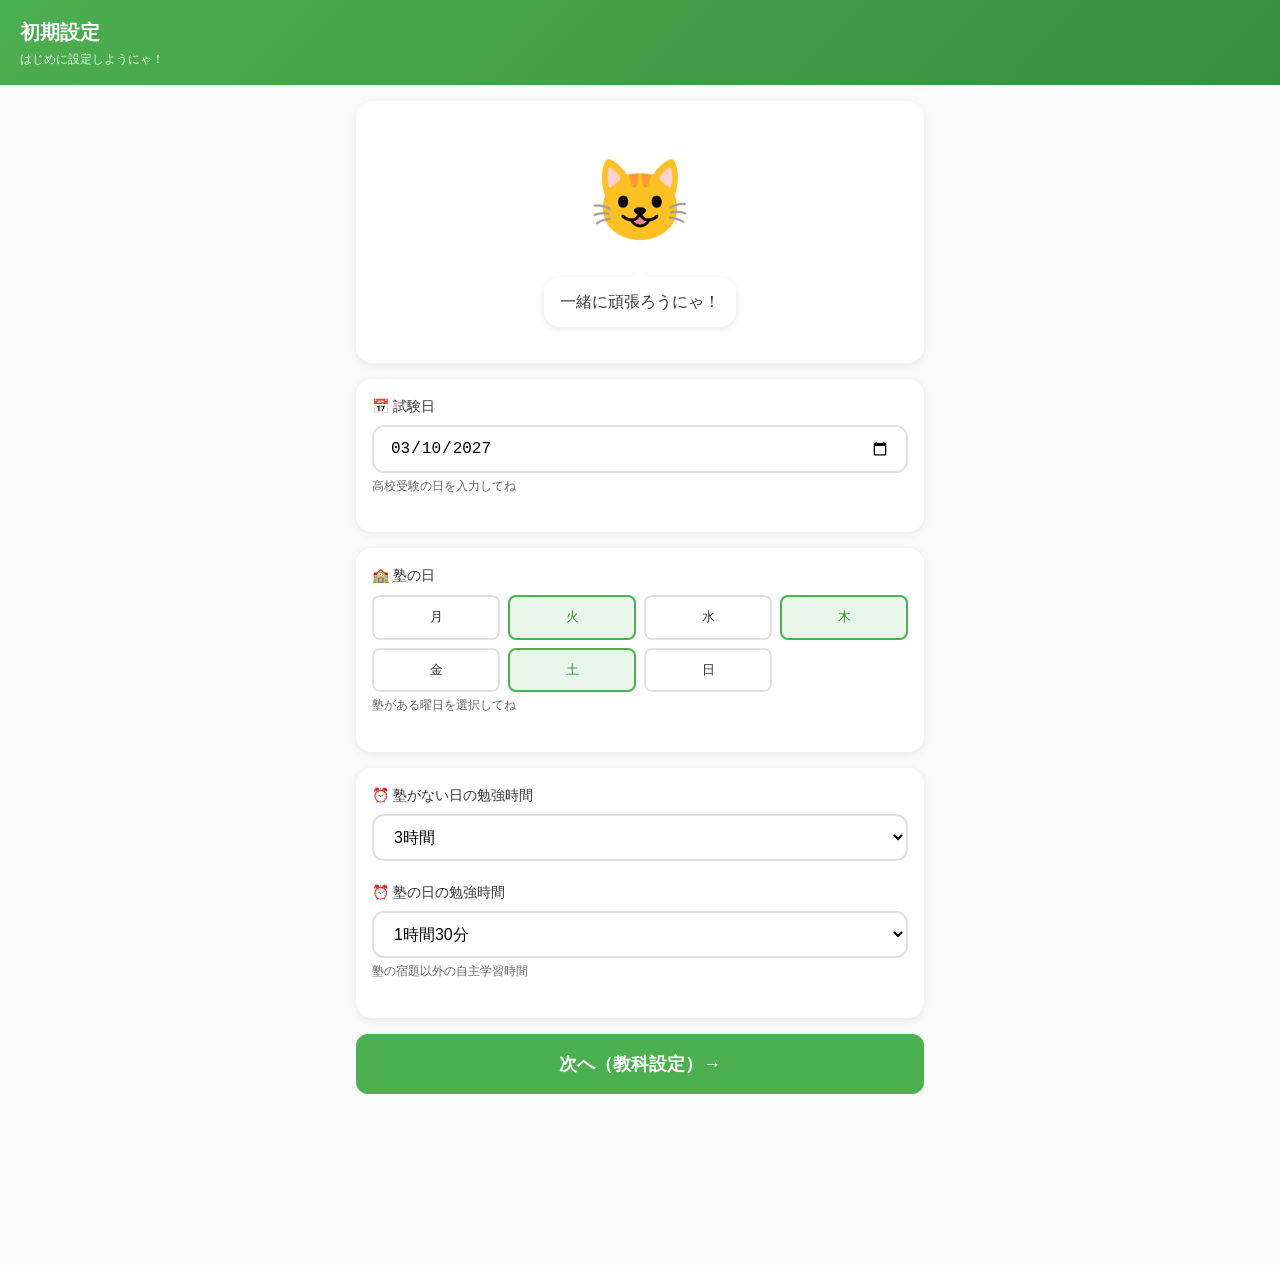
<file: study-reminder-pwa/exam-edit.html>
<!DOCTYPE html>
<html lang="ja">
<head>
  <meta charset="UTF-8">
  <meta name="viewport" content="width=device-width, initial-scale=1.0, user-scalable=no">
  <meta name="apple-mobile-web-app-capable" content="yes">
  <meta name="apple-mobile-web-app-status-bar-style" content="default">
  <meta name="theme-color" content="#4CAF50">
  <title>テスト編集 - StudyCat</title>
  <link rel="manifest" href="manifest.json">
  <link rel="stylesheet" href="css/style.css">
</head>
<body>
  <!-- Header -->
  <header class="header">
    <h1 id="pageTitle">テストを追加</h1>
    <div class="header-sub">試験の詳細を入力</div>
  </header>

  <!-- Main Content -->
  <main class="main-content">
    <!-- Exam Name -->
    <div class="card">
      <div class="form-group">
        <label class="form-label">テスト名</label>
        <input type="text" class="form-input" id="examName"
               placeholder="例: 2学期中間テスト">
      </div>
    </div>

    <!-- Exam Type -->
    <div class="card">
      <div class="card-title">テストの種類</div>
      <div class="exam-type-buttons">
        <button type="button" class="exam-type-btn selected" data-type="regular">
          <span class="exam-type-icon">📝</span>
          <span class="exam-type-label">定期テスト</span>
        </button>
        <button type="button" class="exam-type-btn" data-type="mock">
          <span class="exam-type-icon">📊</span>
          <span class="exam-type-label">模試</span>
        </button>
        <button type="button" class="exam-type-btn" data-type="entrance">
          <span class="exam-type-icon">🎯</span>
          <span class="exam-type-label">入試</span>
        </button>
      </div>
    </div>

    <!-- Exam Dates -->
    <div class="card">
      <div class="card-title">試験日</div>

      <div class="form-group">
        <div class="checkbox-item" style="margin-bottom: 16px;">
          <input type="checkbox" id="dateUndecided" onchange="toggleDateUndecided()">
          <label for="dateUndecided">日付未定</label>
        </div>
      </div>

      <div id="dateInputs">
        <div class="form-group">
          <label class="form-label">1日目</label>
          <input type="date" class="form-input" id="date1">
        </div>
        <div class="form-group">
          <label class="form-label">2日目（任意）</label>
          <input type="date" class="form-input" id="date2">
        </div>
        <div class="form-group">
          <label class="form-label">3日目（任意）</label>
          <input type="date" class="form-input" id="date3">
        </div>
      </div>
    </div>

    <!-- Review Period -->
    <div class="card">
      <div class="card-title">復習期間</div>
      <div class="form-group">
        <label class="form-label">試験の何日前から復習期間にする？</label>
        <div class="review-days-input">
          <button type="button" class="time-btn" onclick="adjustReviewDays(-1)">-</button>
          <span class="review-days-value" id="reviewDaysValue">3</span>
          <span class="review-days-unit">日前</span>
          <button type="button" class="time-btn" onclick="adjustReviewDays(1)">+</button>
        </div>
        <p class="form-hint">復習期間に入ると、ホーム画面に通知が表示されます</p>
      </div>
    </div>

    <!-- Subjects -->
    <div class="card">
      <div class="card-title">対象教科</div>
      <p class="form-hint" style="margin-bottom: 12px;">このテストで使う教科を選んでください</p>
      <div id="subjectCheckboxes" class="subject-checkbox-grid">
        <!-- Subject checkboxes will be inserted here -->
      </div>
      <button type="button" class="btn btn-secondary btn-block mt-16" onclick="toggleAllSubjects()">
        全て選択 / 解除
      </button>
    </div>

    <!-- Subject Weights (optional, shown when subjects selected) -->
    <div class="card" id="weightsCard" style="display: none;">
      <div class="card-title">教科別の重み付け（任意）</div>
      <p class="form-hint" style="margin-bottom: 12px;">
        このテスト用に重要度を調整できます。<br>
        設定しない場合は通常の重み付けが使われます。
      </p>
      <div id="subjectWeights">
        <!-- Weight sliders will be inserted here -->
      </div>
    </div>

    <!-- Error Message -->
    <div class="alert alert-danger" id="errorMessage" style="display: none;"></div>

    <!-- Buttons -->
    <button class="btn btn-primary btn-block btn-lg" onclick="saveExam()">
      保存
    </button>

    <a href="exams.html" class="btn btn-secondary btn-block mt-16">
      キャンセル
    </a>
  </main>

  <!-- Toast -->
  <div class="toast" id="toast"></div>

  <!-- Scripts -->
  <script src="js/storage.js"></script>
  <script src="js/calculator.js"></script>
  <script src="js/cat.js"></script>
  <script src="js/exam.js"></script>
  <script src="js/migration.js"></script>
  <script src="js/app.js"></script>
  <script>
    let editingExamId = null;
    let selectedType = 'regular';
    let reviewDays = 3;

    async function initEditPage() {
      await App.init();

      // Check if editing existing exam
      const urlParams = new URLSearchParams(window.location.search);
      editingExamId = urlParams.get('id');

      if (editingExamId) {
        document.getElementById('pageTitle').textContent = 'テストを編集';
        loadExamData(editingExamId);
      }

      renderSubjectCheckboxes();
      setupTypeButtons();
    }

    function loadExamData(examId) {
      const exam = App.exams.find(e => e.id === examId);
      if (!exam) {
        showToast('テストが見つかりません');
        setTimeout(() => window.location.href = 'exams.html', 1000);
        return;
      }

      // Fill form
      document.getElementById('examName').value = exam.name;
      selectedType = exam.type;
      reviewDays = exam.reviewDays;
      document.getElementById('reviewDaysValue').textContent = reviewDays;

      // Type button
      document.querySelectorAll('.exam-type-btn').forEach(btn => {
        btn.classList.toggle('selected', btn.dataset.type === exam.type);
      });

      // Dates
      if (exam.dateUndecided) {
        document.getElementById('dateUndecided').checked = true;
        toggleDateUndecided();
      } else {
        exam.dates.forEach((date, index) => {
          const input = document.getElementById(`date${index + 1}`);
          if (input) input.value = date;
        });
      }

      // Subject checkboxes will be checked after render
      setTimeout(() => {
        exam.subjectIds.forEach(id => {
          const checkbox = document.querySelector(`input[data-subject-id="${id}"]`);
          if (checkbox) checkbox.checked = true;
        });
        updateWeightsCard();

        // Set weights
        Object.entries(exam.subjectWeights || {}).forEach(([id, weight]) => {
          const slider = document.querySelector(`input[data-weight-subject-id="${id}"]`);
          if (slider) {
            slider.value = weight;
            updateWeightLabel(id, weight);
          }
        });
      }, 100);
    }

    function setupTypeButtons() {
      document.querySelectorAll('.exam-type-btn').forEach(btn => {
        btn.addEventListener('click', () => {
          document.querySelectorAll('.exam-type-btn').forEach(b => b.classList.remove('selected'));
          btn.classList.add('selected');
          selectedType = btn.dataset.type;
        });
      });
    }

    function renderSubjectCheckboxes() {
      const container = document.getElementById('subjectCheckboxes');
      container.innerHTML = App.subjects.map(subject => `
        <div class="subject-checkbox-item">
          <input type="checkbox" id="subject_${subject.id}"
                 data-subject-id="${subject.id}"
                 onchange="updateWeightsCard()">
          <label for="subject_${subject.id}">
            <span class="subject-color-dot" style="background-color: ${subject.color}"></span>
            ${subject.name}
          </label>
        </div>
      `).join('');
    }

    function toggleAllSubjects() {
      const checkboxes = document.querySelectorAll('#subjectCheckboxes input[type="checkbox"]');
      const allChecked = Array.from(checkboxes).every(cb => cb.checked);
      checkboxes.forEach(cb => cb.checked = !allChecked);
      updateWeightsCard();
    }

    function updateWeightsCard() {
      const selectedIds = getSelectedSubjectIds();
      const card = document.getElementById('weightsCard');
      const container = document.getElementById('subjectWeights');

      if (selectedIds.length === 0) {
        card.style.display = 'none';
        return;
      }

      card.style.display = 'block';

      container.innerHTML = selectedIds.map(id => {
        const subject = App.subjects.find(s => s.id === id);
        if (!subject) return '';

        const defaultWeight = subject.weight || 5;
        return `
          <div class="weight-slider-item">
            <div class="weight-slider-header">
              <span class="subject-color-dot" style="background-color: ${subject.color}"></span>
              <span class="weight-slider-name">${subject.name}</span>
              <span class="weight-slider-value" id="weight_label_${id}">${defaultWeight}</span>
            </div>
            <input type="range" class="weight-slider" min="1" max="10"
                   value="${defaultWeight}"
                   data-weight-subject-id="${id}"
                   oninput="updateWeightLabel('${id}', this.value)">
          </div>
        `;
      }).join('');
    }

    function updateWeightLabel(subjectId, value) {
      const label = document.getElementById(`weight_label_${subjectId}`);
      if (label) label.textContent = value;
    }

    function getSelectedSubjectIds() {
      const checkboxes = document.querySelectorAll('#subjectCheckboxes input:checked');
      return Array.from(checkboxes).map(cb => cb.dataset.subjectId);
    }

    function toggleDateUndecided() {
      const undecided = document.getElementById('dateUndecided').checked;
      const dateInputs = document.getElementById('dateInputs');
      dateInputs.style.display = undecided ? 'none' : 'block';
    }

    function adjustReviewDays(delta) {
      reviewDays = Math.max(0, Math.min(30, reviewDays + delta));
      document.getElementById('reviewDaysValue').textContent = reviewDays;
    }

    function getExamDates() {
      const dates = [];
      for (let i = 1; i <= 3; i++) {
        const input = document.getElementById(`date${i}`);
        if (input && input.value) {
          dates.push(input.value);
        }
      }
      return dates.sort();
    }

    function getSubjectWeights() {
      const weights = {};
      document.querySelectorAll('input[data-weight-subject-id]').forEach(slider => {
        const id = slider.dataset.weightSubjectId;
        const value = parseInt(slider.value, 10);
        // Only save if different from default
        const subject = App.subjects.find(s => s.id === id);
        if (subject && value !== subject.weight) {
          weights[id] = value;
        }
      });
      return weights;
    }

    async function saveExam() {
      const name = document.getElementById('examName').value.trim();
      const dateUndecided = document.getElementById('dateUndecided').checked;
      const dates = dateUndecided ? [] : getExamDates();
      const subjectIds = getSelectedSubjectIds();
      const subjectWeights = getSubjectWeights();

      const examData = {
        id: editingExamId || undefined,
        name,
        type: selectedType,
        dates,
        dateUndecided,
        subjectIds,
        subjectWeights,
        reviewDays
      };

      // Validate
      const validation = ExamManager.validate(examData);
      if (!validation.valid) {
        const errorDiv = document.getElementById('errorMessage');
        errorDiv.innerHTML = validation.errors.join('<br>');
        errorDiv.style.display = 'block';
        window.scrollTo(0, errorDiv.offsetTop - 100);
        return;
      }

      // Save
      if (editingExamId) {
        await App.updateExam(editingExamId, examData);
        showToast('テストを更新しました');
      } else {
        await App.addExam(examData);
        showToast('テストを追加しました');
      }

      setTimeout(() => window.location.href = 'exams.html', 1000);
    }

    function showToast(message) {
      const toast = document.getElementById('toast');
      toast.textContent = message;
      toast.classList.add('show');
      setTimeout(() => toast.classList.remove('show'), 2000);
    }

    // Initialize
    document.addEventListener('DOMContentLoaded', initEditPage);
  </script>
</body>
</html>
</file>
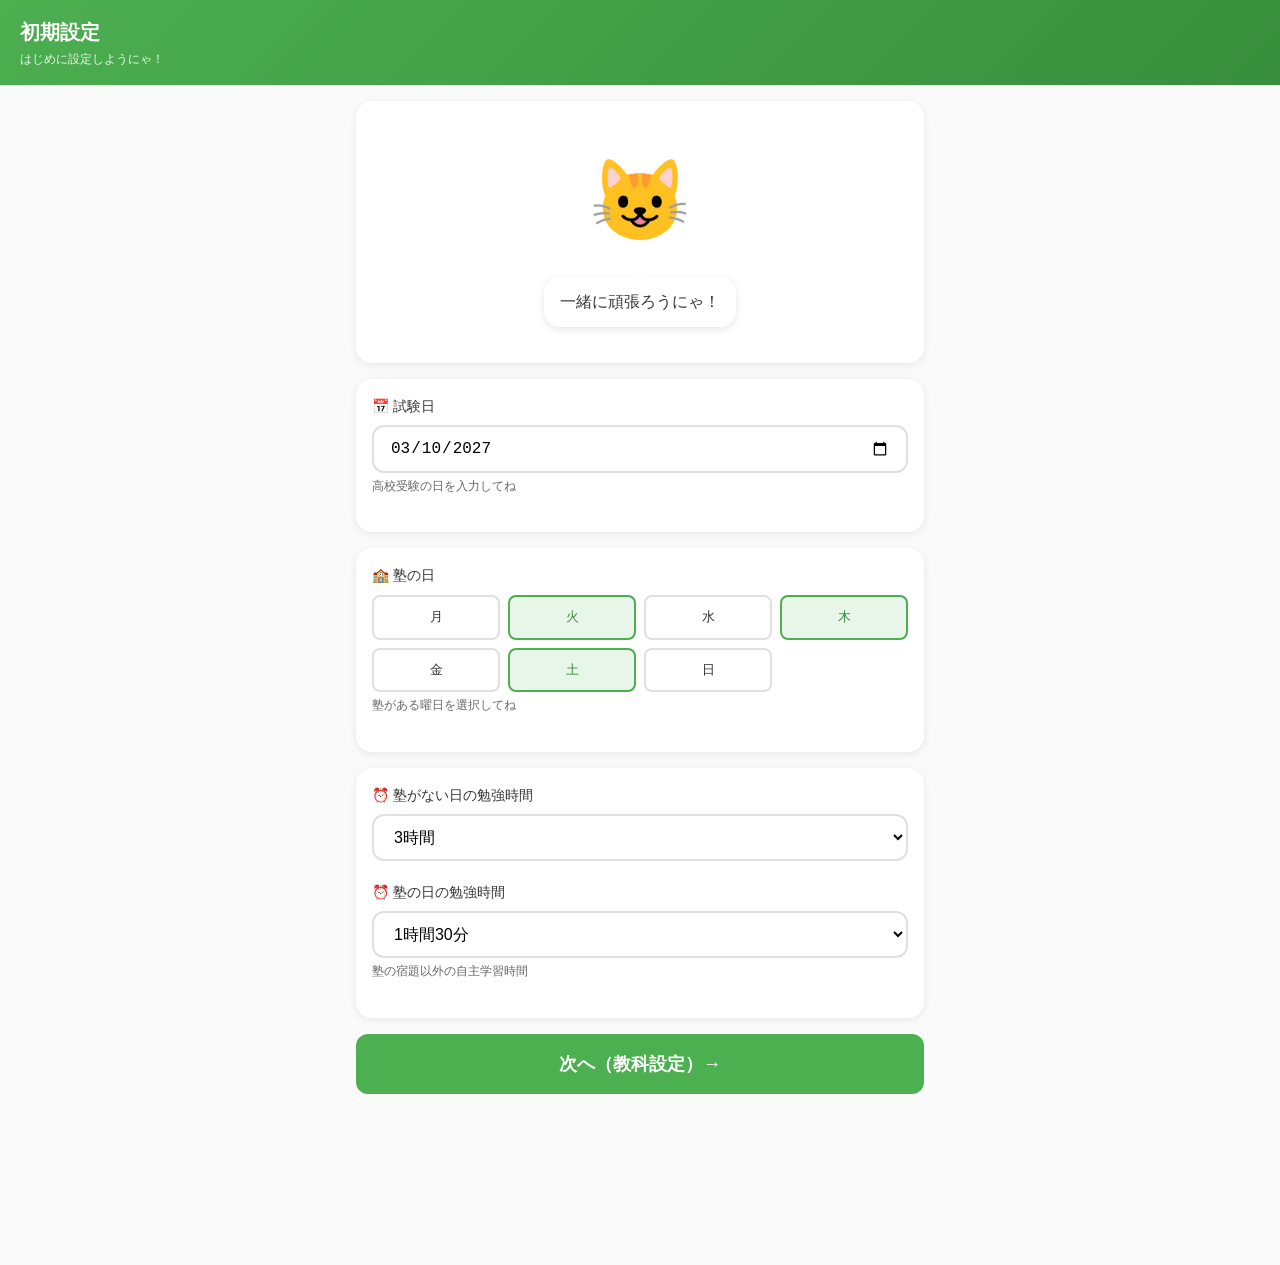
<file: study-reminder-pwa/exams.html>
<!DOCTYPE html>
<html lang="ja">
<head>
  <meta charset="UTF-8">
  <meta name="viewport" content="width=device-width, initial-scale=1.0, user-scalable=no">
  <meta name="apple-mobile-web-app-capable" content="yes">
  <meta name="apple-mobile-web-app-status-bar-style" content="default">
  <meta name="theme-color" content="#4CAF50">
  <title>テスト管理 - StudyCat</title>
  <link rel="manifest" href="manifest.json">
  <link rel="stylesheet" href="css/style.css">
</head>
<body>
  <!-- Header -->
  <header class="header">
    <h1>テスト管理</h1>
    <div class="header-sub">試験日をにゃんとかする</div>
  </header>

  <!-- Main Content -->
  <main class="main-content">
    <!-- Exams List -->
    <div id="examsList">
      <!-- Exam items will be inserted here -->
    </div>

    <!-- Empty State -->
    <div class="card text-center" id="emptyState" style="display: none;">
      <div style="font-size: 48px; margin-bottom: 16px;">📝</div>
      <p class="text-muted">テストがまだ登録されていません</p>
      <p class="text-muted" style="font-size: 13px;">下のボタンから追加してください</p>
    </div>

    <!-- Add Button -->
    <a href="exam-edit.html" class="btn btn-primary btn-block btn-lg">
      + テストを追加
    </a>

    <!-- Back to Settings -->
    <a href="settings.html" class="btn btn-secondary btn-block mt-16">
      設定に戻る
    </a>
  </main>

  <!-- Bottom Navigation -->
  <nav class="bottom-nav">
    <a href="index.html" class="nav-item">
      <span class="nav-icon">🏠</span>
      <span class="nav-label">ホーム</span>
    </a>
    <a href="timer.html" class="nav-item">
      <span class="nav-icon">⏱️</span>
      <span class="nav-label">タイマー</span>
    </a>
    <a href="progress.html" class="nav-item">
      <span class="nav-icon">📊</span>
      <span class="nav-label">進捗</span>
    </a>
    <a href="settings.html" class="nav-item active">
      <span class="nav-icon">⚙️</span>
      <span class="nav-label">設定</span>
    </a>
  </nav>

  <!-- Toast -->
  <div class="toast" id="toast"></div>

  <!-- Delete Confirm Modal -->
  <div class="modal-overlay" id="deleteModal">
    <div class="modal">
      <div class="modal-title">テストを削除しますか？</div>
      <p class="text-center text-muted" style="margin-bottom: 16px;">
        このテストを削除します。<br>
        学習記録は保持されます。
      </p>
      <div class="modal-buttons">
        <button class="btn btn-secondary" onclick="closeDeleteModal()">キャンセル</button>
        <button class="btn" style="background: var(--danger-color); color: white;"
                onclick="confirmDelete()">削除する</button>
      </div>
    </div>
  </div>

  <!-- Scripts -->
  <script src="js/storage.js"></script>
  <script src="js/calculator.js"></script>
  <script src="js/cat.js"></script>
  <script src="js/exam.js"></script>
  <script src="js/migration.js"></script>
  <script src="js/app.js"></script>
  <script>
    let examToDelete = null;

    async function initExamsPage() {
      await App.init();
      renderExams();
    }

    function renderExams() {
      const container = document.getElementById('examsList');
      const emptyState = document.getElementById('emptyState');

      if (!App.exams || App.exams.length === 0) {
        container.innerHTML = '';
        emptyState.style.display = 'block';
        return;
      }

      emptyState.style.display = 'none';

      // Sort by date (date undecided at bottom)
      const sortedExams = [...App.exams].sort((a, b) => {
        if (a.dateUndecided && !b.dateUndecided) return 1;
        if (!a.dateUndecided && b.dateUndecided) return -1;
        if (a.dateUndecided && b.dateUndecided) return 0;
        const daysA = ExamManager.getDaysUntilExam(a) ?? Infinity;
        const daysB = ExamManager.getDaysUntilExam(b) ?? Infinity;
        return daysA - daysB;
      });

      container.innerHTML = sortedExams.map(exam => {
        const icon = ExamManager.TYPE_ICONS[exam.type] || '📝';
        const status = ExamManager.calculateStatus(exam);
        const daysUntil = ExamManager.getDaysUntilExam(exam);
        const dateRange = ExamManager.formatDateRange(exam);

        let statusBadge = '';
        let daysDisplay = '';

        if (exam.dateUndecided) {
          daysDisplay = '<span class="exam-undecided">日付未定</span>';
        } else if (status === 'completed') {
          statusBadge = '<span class="exam-badge completed">終了</span>';
        } else if (status === 'review') {
          const reviewDays = ExamManager.getReviewDaysRemaining(exam);
          statusBadge = '<span class="exam-badge review">復習期間</span>';
          daysDisplay = `<span class="exam-days review">残り${reviewDays}日</span>`;
        } else {
          daysDisplay = `<span class="exam-days">${daysUntil}日</span>`;
        }

        return `
          <div class="card exam-card">
            <div class="exam-header">
              <div class="exam-icon">${icon}</div>
              <div class="exam-info">
                <div class="exam-name">${exam.name} ${statusBadge}</div>
                <div class="exam-date">${dateRange}</div>
              </div>
              <div class="exam-countdown">
                ${daysDisplay}
              </div>
            </div>
            <div class="exam-actions">
              <a href="exam-edit.html?id=${exam.id}" class="btn btn-secondary btn-sm">編集</a>
              <button class="btn btn-sm" style="background: var(--danger-color); color: white;"
                      onclick="showDeleteModal('${exam.id}')">削除</button>
            </div>
          </div>
        `;
      }).join('');
    }

    function showDeleteModal(examId) {
      examToDelete = examId;
      document.getElementById('deleteModal').classList.add('active');
    }

    function closeDeleteModal() {
      examToDelete = null;
      document.getElementById('deleteModal').classList.remove('active');
    }

    async function confirmDelete() {
      if (!examToDelete) return;

      await App.deleteExam(examToDelete);
      closeDeleteModal();
      showToast('テストを削除しました');
      renderExams();
    }

    function showToast(message) {
      const toast = document.getElementById('toast');
      toast.textContent = message;
      toast.classList.add('show');
      setTimeout(() => toast.classList.remove('show'), 2000);
    }

    // Initialize
    document.addEventListener('DOMContentLoaded', initExamsPage);
  </script>
</body>
</html>
</file>
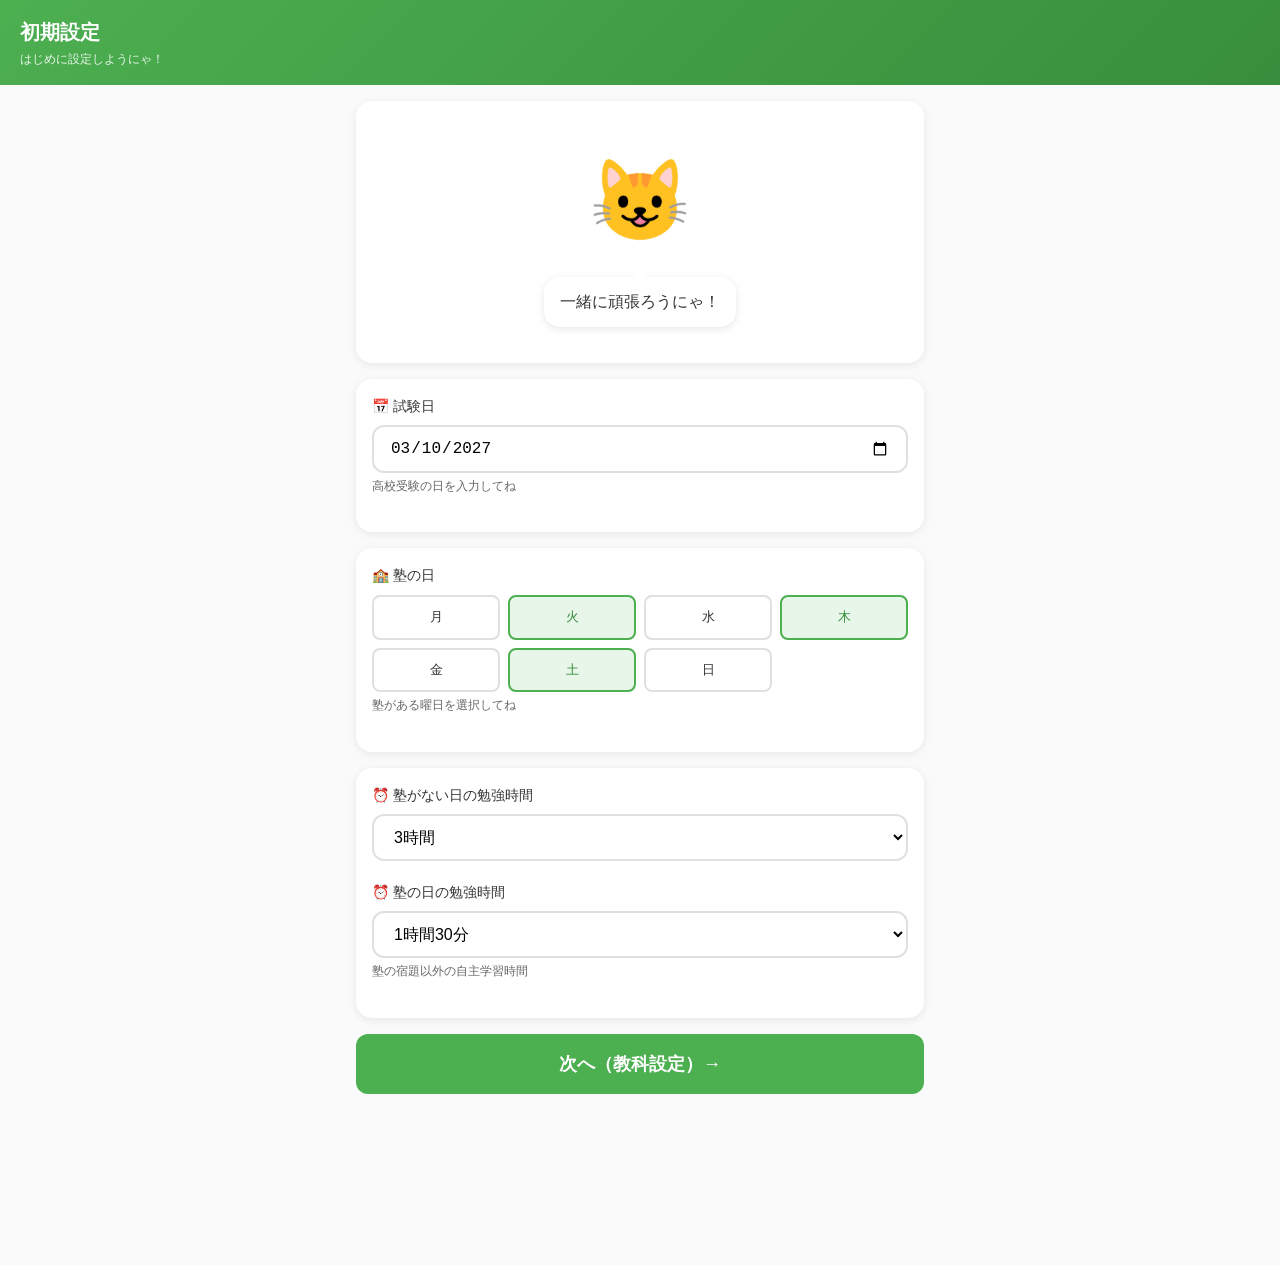
<file: study-reminder-pwa/input.html>
<!DOCTYPE html>
<html lang="ja">
<head>
  <meta charset="UTF-8">
  <meta name="viewport" content="width=device-width, initial-scale=1.0, user-scalable=no">
  <meta name="apple-mobile-web-app-capable" content="yes">
  <meta name="apple-mobile-web-app-status-bar-style" content="default">
  <meta name="theme-color" content="#4CAF50">
  <title>勉強記録 - StudyCat</title>
  <link rel="manifest" href="manifest.json">
  <link rel="stylesheet" href="css/style.css">
</head>
<body>
  <!-- Header -->
  <header class="header">
    <h1>勉強記録</h1>
    <div class="header-sub" id="headerDate">今日の記録</div>
  </header>

  <!-- Main Content -->
  <main class="main-content">
    <!-- Cat Message -->
    <div class="card">
      <div class="cat-container" style="padding: 12px 0;">
        <div class="cat-image" style="font-size: 48px;" id="catEmoji">😺</div>
        <div class="cat-message" id="catMessage">何を勉強したにゃ？</div>
      </div>
    </div>

    <!-- Subject Selection -->
    <div class="card">
      <div class="card-title">📚 教科を選択</div>
      <div class="subject-buttons" id="subjectButtons">
        <!-- Subject buttons will be inserted here -->
      </div>
    </div>

    <!-- Time Input -->
    <div class="card" id="timeInputCard" style="display: none;">
      <div class="card-title">⏱️ 勉強時間</div>

      <div class="time-input-container">
        <button type="button" class="time-btn" onclick="adjustTime(-5)">−</button>
        <div class="time-display">
          <span id="timeValue">30</span>
          <span class="time-unit">分</span>
        </div>
        <button type="button" class="time-btn" onclick="adjustTime(5)">+</button>
      </div>

      <div class="quick-times">
        <button type="button" class="quick-time-btn" onclick="setTime(15)">15分</button>
        <button type="button" class="quick-time-btn" onclick="setTime(30)">30分</button>
        <button type="button" class="quick-time-btn" onclick="setTime(45)">45分</button>
        <button type="button" class="quick-time-btn" onclick="setTime(60)">60分</button>
      </div>

      <button type="button" class="btn btn-primary btn-block mt-16" onclick="saveLog()">
        記録する ✓
      </button>
    </div>

    <!-- Today's Summary -->
    <div class="card">
      <div class="card-title">📝 今日の記録</div>
      <div id="todaySummary">
        <!-- Today's logs will be shown here -->
      </div>
    </div>
  </main>

  <!-- Bottom Navigation -->
  <nav class="bottom-nav">
    <a href="index.html" class="nav-item">
      <span class="nav-icon">🏠</span>
      <span class="nav-label">ホーム</span>
    </a>
    <a href="input.html" class="nav-item active">
      <span class="nav-icon">✏️</span>
      <span class="nav-label">記録</span>
    </a>
    <a href="progress.html" class="nav-item">
      <span class="nav-icon">📊</span>
      <span class="nav-label">進捗</span>
    </a>
    <a href="settings.html" class="nav-item">
      <span class="nav-icon">⚙️</span>
      <span class="nav-label">設定</span>
    </a>
  </nav>

  <!-- Toast Notification -->
  <div class="toast" id="toast"></div>

  <!-- Level Up Modal -->
  <div class="modal-overlay" id="levelUpModal">
    <div class="modal">
      <div class="modal-title">🎉 レベルアップ！</div>
      <div class="cat-container" style="padding: 0;">
        <div class="cat-image level-up-animation" style="font-size: 64px;">😻</div>
        <div class="cat-message" id="levelUpMessage">レベル2になったにゃ！</div>
      </div>
      <div class="modal-buttons">
        <button class="btn btn-primary" onclick="closeLevelUpModal()">やったー！</button>
      </div>
    </div>
  </div>

  <!-- Scripts -->
  <script src="js/storage.js"></script>
  <script src="js/calculator.js"></script>
  <script src="js/cat.js"></script>
  <script src="js/app.js"></script>
  <script>
    let selectedSubjectId = null;
    let inputMinutes = 30;

    async function initInputPage() {
      await App.init();

      // Update header date
      const today = new Date();
      const dateStr = `${today.getMonth() + 1}月${today.getDate()}日`;
      document.getElementById('headerDate').textContent = dateStr;

      // Render subject buttons
      renderSubjectButtons();

      // Render today's summary
      renderTodaySummary();

      // Update cat
      document.getElementById('catEmoji').textContent = CatSystem.getEmoji(App.catState.currentState);
    }

    function renderSubjectButtons() {
      const container = document.getElementById('subjectButtons');
      const todayData = App.getTodayData();

      container.innerHTML = App.subjects.map(subject => {
        const plan = todayData.todayPlans.find(p => p.subject.id === subject.id);
        const actual = plan ? plan.actualMinutes : 0;
        const planned = plan ? plan.plannedMinutes : 0;

        return `
          <div class="subject-btn ${selectedSubjectId === subject.id ? 'selected' : ''}"
               onclick="selectSubject('${subject.id}')"
               style="border-left: 4px solid ${subject.color};">
            <div class="subject-btn-name">${subject.name}</div>
            <div class="subject-btn-time">${actual}/${planned}分</div>
          </div>
        `;
      }).join('');
    }

    function selectSubject(subjectId) {
      selectedSubjectId = subjectId;
      renderSubjectButtons();
      document.getElementById('timeInputCard').style.display = 'block';

      const subject = App.subjects.find(s => s.id === subjectId);
      document.getElementById('catMessage').textContent = `${subject.name}を勉強するにゃ！`;
    }

    function adjustTime(delta) {
      inputMinutes = Math.max(5, Math.min(180, inputMinutes + delta));
      document.getElementById('timeValue').textContent = inputMinutes;
    }

    function setTime(minutes) {
      inputMinutes = minutes;
      document.getElementById('timeValue').textContent = inputMinutes;
    }

    async function saveLog() {
      if (!selectedSubjectId) {
        showToast('教科を選択してにゃ');
        return;
      }

      const result = await App.addStudyLog(selectedSubjectId, inputMinutes);

      // Show success
      showToast('記録したにゃ！✨');

      // Check for level up
      if (result && result.leveledUp) {
        document.getElementById('levelUpMessage').textContent =
          `レベル${result.newLevel}になったにゃ！`;
        document.getElementById('levelUpModal').classList.add('active');
      }

      // Reset
      selectedSubjectId = null;
      inputMinutes = 30;
      document.getElementById('timeValue').textContent = inputMinutes;
      document.getElementById('timeInputCard').style.display = 'none';
      document.getElementById('catMessage').textContent = '頑張ったにゃ！✨';
      document.getElementById('catEmoji').textContent = '😸';

      // Re-render
      renderSubjectButtons();
      renderTodaySummary();
    }

    function renderTodaySummary() {
      const container = document.getElementById('todaySummary');
      const todayData = App.getTodayData();

      if (todayData.totalActual === 0) {
        container.innerHTML = '<p class="text-muted text-center">まだ記録がないにゃ</p>';
        return;
      }

      const summary = todayData.todayPlans
        .filter(p => p.actualMinutes > 0)
        .map(p => `
          <div class="subject-item">
            <div class="subject-color" style="background-color: ${p.subject.color}"></div>
            <div class="subject-info">
              <div class="subject-name">${p.subject.name}</div>
              <div class="subject-time">${Calculator.formatMinutes(p.actualMinutes)}</div>
            </div>
            <div class="subject-status">${p.completed ? '✅' : ''}</div>
          </div>
        `).join('');

      const total = `
        <div style="text-align: center; padding: 12px; border-top: 1px solid var(--border-color); margin-top: 8px;">
          <span class="text-muted">合計:</span>
          <strong>${Calculator.formatMinutes(todayData.totalActual)}</strong>
        </div>
      `;

      container.innerHTML = summary + total;
    }

    function showToast(message) {
      const toast = document.getElementById('toast');
      toast.textContent = message;
      toast.classList.add('show');
      setTimeout(() => toast.classList.remove('show'), 2000);
    }

    function closeLevelUpModal() {
      document.getElementById('levelUpModal').classList.remove('active');
    }

    // Initialize
    document.addEventListener('DOMContentLoaded', initInputPage);
  </script>
</body>
</html>
</file>
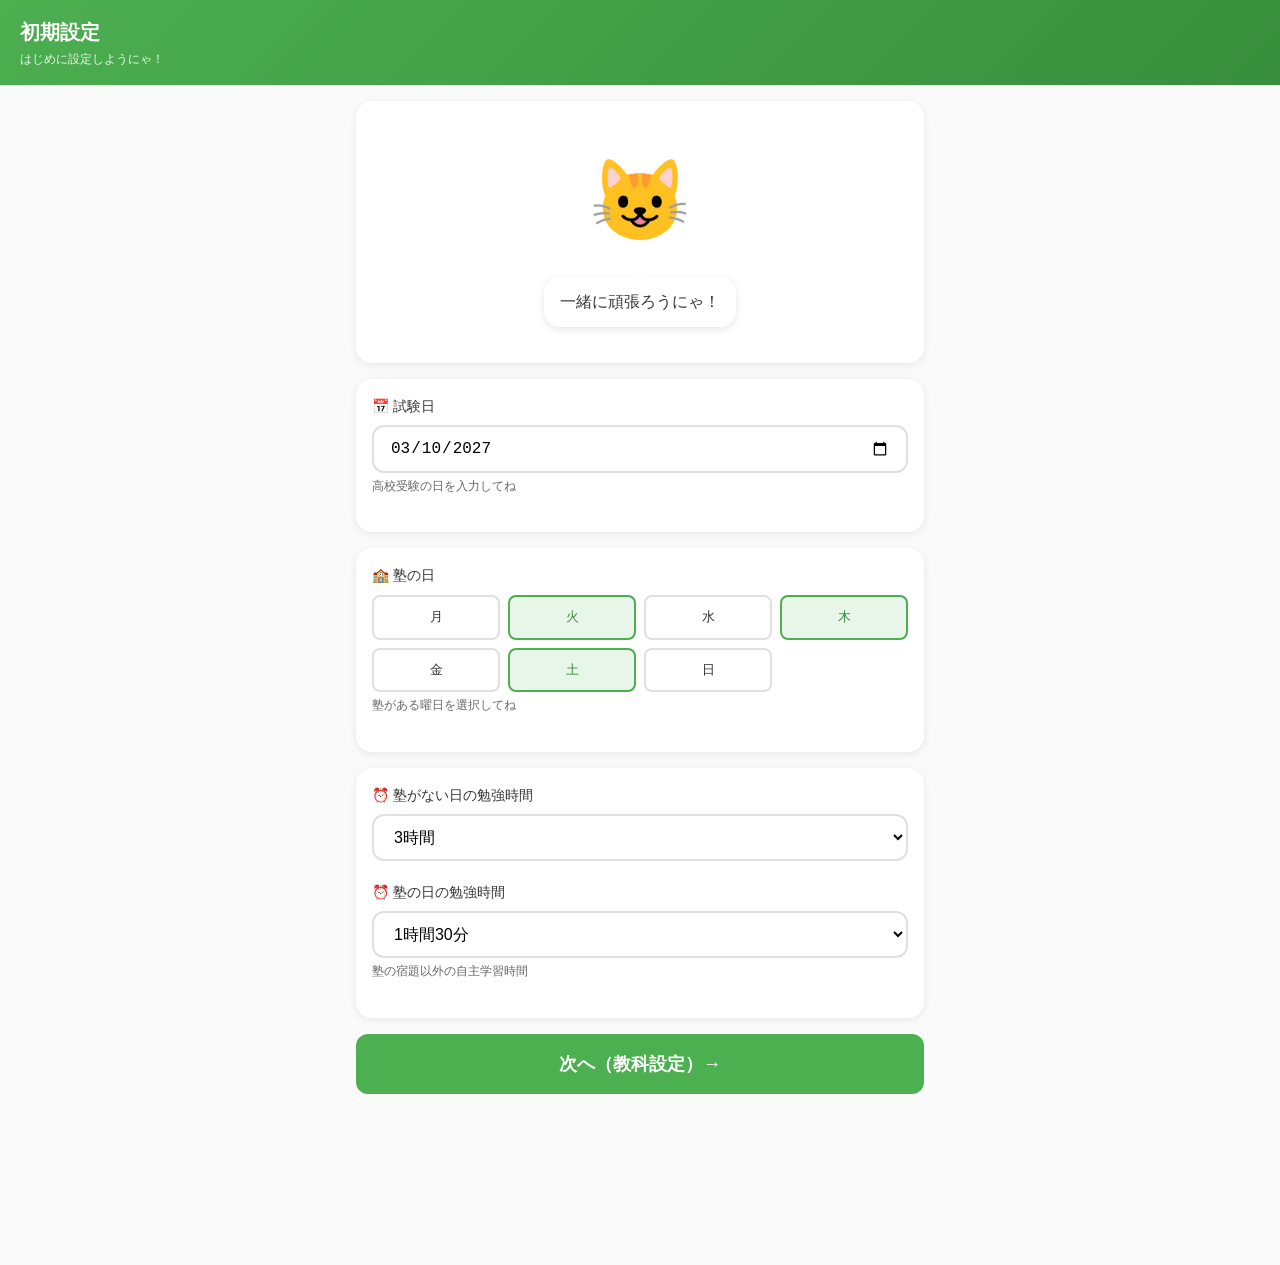
<file: study-reminder-pwa/review.html>
<!DOCTYPE html>
<html lang="ja">
<head>
  <meta charset="UTF-8">
  <meta name="viewport" content="width=device-width, initial-scale=1.0, user-scalable=no">
  <meta name="apple-mobile-web-app-capable" content="yes">
  <meta name="apple-mobile-web-app-status-bar-style" content="default">
  <meta name="theme-color" content="#4CAF50">
  <title>学習の振り返り - StudyCat</title>
  <link rel="manifest" href="manifest.json">
  <link rel="stylesheet" href="css/style.css">
</head>
<body>
  <!-- Header -->
  <header class="header">
    <h1>学習の振り返り</h1>
    <div class="header-sub">勉強時間を記録するにゃ</div>
  </header>

  <!-- Main Content -->
  <main class="main-content">
    <!-- Cat Message -->
    <div class="card">
      <div class="cat-container" style="padding: 12px 0;">
        <div class="cat-image" style="font-size: 48px;" id="catEmoji">😸</div>
        <div class="cat-message" id="catMessage">お疲れ様にゃ！何を勉強したか教えてにゃ</div>
      </div>
    </div>

    <!-- Total Time Adjustment -->
    <div class="card">
      <div class="card-title">⏱️ 総学習時間</div>
      <div class="time-input-container">
        <button type="button" class="time-btn" onclick="adjustTotalTime(-5)">−5</button>
        <button type="button" class="time-btn" onclick="adjustTotalTime(-1)">−1</button>
        <div class="time-display" onclick="startEditTotal()" title="タップして直接入力">
          <span id="totalTimeValue">0</span>
          <span class="time-unit">分</span>
        </div>
        <button type="button" class="time-btn" onclick="adjustTotalTime(1)">+1</button>
        <button type="button" class="time-btn" onclick="adjustTotalTime(5)">+5</button>
      </div>
      <p class="text-muted text-center" style="font-size: 12px; margin-top: 8px;">
        ※一時停止忘れなどで調整できます
      </p>
    </div>

    <!-- Subject Distribution -->
    <div class="card">
      <div class="card-title">📚 科目ごとの時間</div>
      <div id="subjectDistribution">
        <!-- Subject items will be inserted here -->
      </div>

      <!-- Distribution Summary -->
      <div class="distribution-summary" id="distributionSummary">
        <span>配分合計:</span>
        <span id="distributedTotal">0分</span>
        <span>/</span>
        <span id="totalTarget">0分</span>
        <span id="distributionStatus">❌</span>
      </div>
    </div>

    <!-- Bonus Info -->
    <div class="card" id="bonusCard" style="display: none;">
      <div class="card-title">🎁 ボーナス</div>
      <div class="bonus-info">
        <div class="bonus-item">
          <span class="bonus-label">目標超過ボーナス</span>
          <span class="bonus-value" id="goalBonus">+0 XP</span>
        </div>
      </div>
    </div>

    <!-- Submit Button -->
    <button type="button" class="btn btn-primary btn-block btn-lg" id="submitBtn" onclick="submitReview()" disabled>
      記録する ✓
    </button>
  </main>

  <!-- Bottom Navigation -->
  <nav class="bottom-nav">
    <a href="index.html" class="nav-item">
      <span class="nav-icon">🏠</span>
      <span class="nav-label">ホーム</span>
    </a>
    <a href="timer.html" class="nav-item">
      <span class="nav-icon">⏱️</span>
      <span class="nav-label">タイマー</span>
    </a>
    <a href="progress.html" class="nav-item">
      <span class="nav-icon">📊</span>
      <span class="nav-label">進捗</span>
    </a>
    <a href="settings.html" class="nav-item">
      <span class="nav-icon">⚙️</span>
      <span class="nav-label">設定</span>
    </a>
  </nav>

  <!-- Toast Notification -->
  <div class="toast" id="toast"></div>

  <!-- Level Up Modal -->
  <div class="modal-overlay" id="levelUpModal">
    <div class="modal">
      <div class="modal-title">🎉 レベルアップ！</div>
      <div class="cat-container" style="padding: 0;">
        <div class="cat-image level-up-animation" style="font-size: 64px;">😻</div>
        <div class="cat-message" id="levelUpMessage">レベル2になったにゃ！</div>
      </div>
      <div class="modal-buttons">
        <button class="btn btn-primary" onclick="closeLevelUpModal()">やったー！</button>
      </div>
    </div>
  </div>

  <!-- Scripts -->
  <script src="js/storage.js"></script>
  <script src="js/calculator.js"></script>
  <script src="js/cat.js"></script>
  <script src="js/exam.js"></script>
  <script src="js/migration.js"></script>
  <script src="js/timer.js"></script>
  <script src="js/app.js"></script>
  <script>
    let sessionData = null;
    let totalMinutes = 0;
    let distributions = {}; // { subjectId: minutes }
    let activeSubjects = []; // テストの対象教科に絞り込んだ科目リスト

    async function initReviewPage() {
      await App.init();

      // Get session data from sessionStorage
      const sessionStr = sessionStorage.getItem('studycat_timerSession');
      if (!sessionStr) {
        showToast('セッションデータがないにゃ');
        setTimeout(() => window.location.href = 'timer.html', 1500);
        return;
      }

      sessionData = JSON.parse(sessionStr);
      totalMinutes = Math.round(sessionData.totalSeconds / 60);

      // 次のテストに対象教科が設定されている場合はその科目のみに絞り込む
      const nextExam = App.getNextExam();
      const hasExamSubjects = nextExam && nextExam.subjectIds && nextExam.subjectIds.length > 0;
      activeSubjects = hasExamSubjects
        ? App.subjects.filter(s => nextExam.subjectIds.includes(s.id))
        : App.subjects;

      // Initialize distributions (all zero)
      activeSubjects.forEach(subject => {
        distributions[subject.id] = 0;
      });

      // Render
      document.getElementById('totalTimeValue').textContent = totalMinutes;
      renderSubjectDistribution();
      updateDistributionStatus();
      updateBonusDisplay();
    }

    function renderSubjectDistribution() {
      const container = document.getElementById('subjectDistribution');

      container.innerHTML = activeSubjects.map(subject => {
        const minutes = distributions[subject.id] || 0;
        return `
          <div class="subject-distribution-item">
            <div class="subject-distribution-header">
              <div class="subject-color" style="background-color: ${subject.color}"></div>
              <span class="subject-name">${subject.name}</span>
            </div>
            <div class="subject-distribution-controls">
              <button type="button" class="time-btn-small" onclick="adjustSubjectTime('${subject.id}', -5)">−5</button>
              <button type="button" class="time-btn-small" onclick="adjustSubjectTime('${subject.id}', -1)">−1</button>
              <span class="subject-time-value tappable" onclick="startEditSubject('${subject.id}', this)">${minutes}分</span>
              <button type="button" class="time-btn-small" onclick="adjustSubjectTime('${subject.id}', 1)">+1</button>
              <button type="button" class="time-btn-small" onclick="adjustSubjectTime('${subject.id}', 5)">+5</button>
            </div>
          </div>
        `;
      }).join('');
    }

    function adjustTotalTime(delta) {
      totalMinutes = Math.max(1, totalMinutes + delta);
      document.getElementById('totalTimeValue').textContent = totalMinutes;
      updateDistributionStatus();
      updateBonusDisplay();
    }

    function startEditTotal() {
      const span = document.getElementById('totalTimeValue');
      if (span.querySelector('input')) return; // 既に編集中

      const input = document.createElement('input');
      input.type = 'number';
      input.value = totalMinutes;
      input.min = '1';
      input.className = 'inline-number-input';

      span.textContent = '';
      span.appendChild(input);
      input.focus();
      input.select();

      function confirm() {
        const val = parseInt(input.value, 10);
        if (!isNaN(val) && val >= 1) totalMinutes = val;
        span.textContent = totalMinutes;
        updateDistributionStatus();
        updateBonusDisplay();
      }

      input.addEventListener('blur', confirm);
      input.addEventListener('keydown', (e) => {
        if (e.key === 'Enter') input.blur();
        if (e.key === 'Escape') { span.textContent = totalMinutes; }
      });
    }

    function startEditSubject(subjectId, span) {
      if (span.querySelector('input')) return; // 既に編集中

      const current = distributions[subjectId] || 0;
      const input = document.createElement('input');
      input.type = 'number';
      input.value = current;
      input.min = '0';
      input.className = 'inline-number-input-small';

      span.textContent = '';
      span.appendChild(input);
      input.focus();
      input.select();

      function confirm() {
        const val = parseInt(input.value, 10);
        if (!isNaN(val) && val >= 0) {
          const otherTotal = Object.entries(distributions)
            .filter(([id]) => id !== subjectId)
            .reduce((sum, [, m]) => sum + m, 0);
          distributions[subjectId] = Math.min(val, totalMinutes - otherTotal);
        }
        renderSubjectDistribution();
        updateDistributionStatus();
      }

      input.addEventListener('blur', confirm);
      input.addEventListener('keydown', (e) => {
        if (e.key === 'Enter') input.blur();
        if (e.key === 'Escape') {
          span.textContent = current + '分';
          span.classList.add('tappable');
        }
      });
    }

    function adjustSubjectTime(subjectId, delta) {
      const currentTotal = Object.values(distributions).reduce((sum, m) => sum + m, 0);
      const newValue = (distributions[subjectId] || 0) + delta;

      // Can't go below 0
      if (newValue < 0) return;

      // Can't exceed total
      if (currentTotal + delta > totalMinutes && delta > 0) return;

      distributions[subjectId] = newValue;
      renderSubjectDistribution();
      updateDistributionStatus();
    }

    function updateDistributionStatus() {
      const distributedTotal = Object.values(distributions).reduce((sum, m) => sum + m, 0);

      document.getElementById('distributedTotal').textContent = distributedTotal + '分';
      document.getElementById('totalTarget').textContent = totalMinutes + '分';

      const isValid = distributedTotal === totalMinutes;
      document.getElementById('distributionStatus').textContent = isValid ? '✓' : '❌';
      document.getElementById('distributionStatus').style.color = isValid ? 'var(--primary-color)' : 'var(--danger-color)';

      document.getElementById('submitBtn').disabled = !isValid;
    }

    function updateBonusDisplay() {
      const todayData = App.getTodayData();
      const goalMinutes = todayData.totalPlanned;
      const recordedMinutes = todayData.totalActual;
      const newTotalMinutes = recordedMinutes + totalMinutes;

      if (newTotalMinutes > goalMinutes) {
        const excessMinutes = newTotalMinutes - goalMinutes;
        const bonusXP = Calculator.calculateGoalBonus(excessMinutes);

        document.getElementById('bonusCard').style.display = 'block';
        document.getElementById('goalBonus').textContent = `+${bonusXP} XP`;
      } else {
        document.getElementById('bonusCard').style.display = 'none';
      }
    }

    async function submitReview() {
      if (!sessionData) return;

      const distributedTotal = Object.values(distributions).reduce((sum, m) => sum + m, 0);
      if (distributedTotal !== totalMinutes) {
        showToast('配分が合計と一致しないにゃ');
        return;
      }

      // Calculate bonus XP
      const todayData = App.getTodayData();
      const goalMinutes = todayData.totalPlanned;
      const recordedMinutes = todayData.totalActual;
      const newTotalMinutes = recordedMinutes + totalMinutes;
      let bonusXP = 0;

      if (newTotalMinutes > goalMinutes) {
        const excessMinutes = newTotalMinutes - goalMinutes;
        bonusXP = Calculator.calculateGoalBonus(excessMinutes);
      }

      // Create timer session record
      const timerSession = {
        id: sessionData.sessionId,
        date: Calculator.getTodayString(),
        startTime: sessionData.startTime,
        endTime: sessionData.endTime,
        totalSeconds: sessionData.totalSeconds,
        adjustedSeconds: totalMinutes * 60,
        pauseCount: sessionData.pauseCount,
        status: 'completed',
        distributions: Object.entries(distributions)
          .filter(([_, minutes]) => minutes > 0)
          .map(([subjectId, minutes]) => ({ subjectId, minutes })),
        bonusXP: bonusXP
      };

      // Save timer session
      await StorageManager.add(StorageManager.STORES.TIMER_SESSIONS, timerSession);

      // Add study logs for each subject
      let leveledUp = false;
      let newLevel = 0;

      for (const [subjectId, minutes] of Object.entries(distributions)) {
        if (minutes > 0) {
          const result = await App.addStudyLog(subjectId, minutes);
          if (result && result.leveledUp) {
            leveledUp = true;
            newLevel = result.newLevel;
          }
        }
      }

      // Add bonus XP
      if (bonusXP > 0) {
        App.catState.experience += bonusXP;
        await App.saveCatState();
      }

      // Clear session data
      sessionStorage.removeItem('studycat_timerSession');

      // Show success
      showToast('記録したにゃ！お疲れ様！✨');

      // Check for level up
      if (leveledUp) {
        document.getElementById('levelUpMessage').textContent = `レベル${newLevel}になったにゃ！`;
        document.getElementById('levelUpModal').classList.add('active');
      } else {
        // Navigate to home after short delay
        setTimeout(() => window.location.href = 'index.html', 1500);
      }
    }

    function closeLevelUpModal() {
      document.getElementById('levelUpModal').classList.remove('active');
      window.location.href = 'index.html';
    }

    function showToast(message) {
      const toast = document.getElementById('toast');
      toast.textContent = message;
      toast.classList.add('show');
      setTimeout(() => toast.classList.remove('show'), 2000);
    }

    // Warn before leaving page with unsaved data
    window.addEventListener('beforeunload', (e) => {
      if (sessionData) {
        e.preventDefault();
        e.returnValue = '';
      }
    });

    // Initialize
    document.addEventListener('DOMContentLoaded', initReviewPage);
  </script>
</body>
</html>
</file>
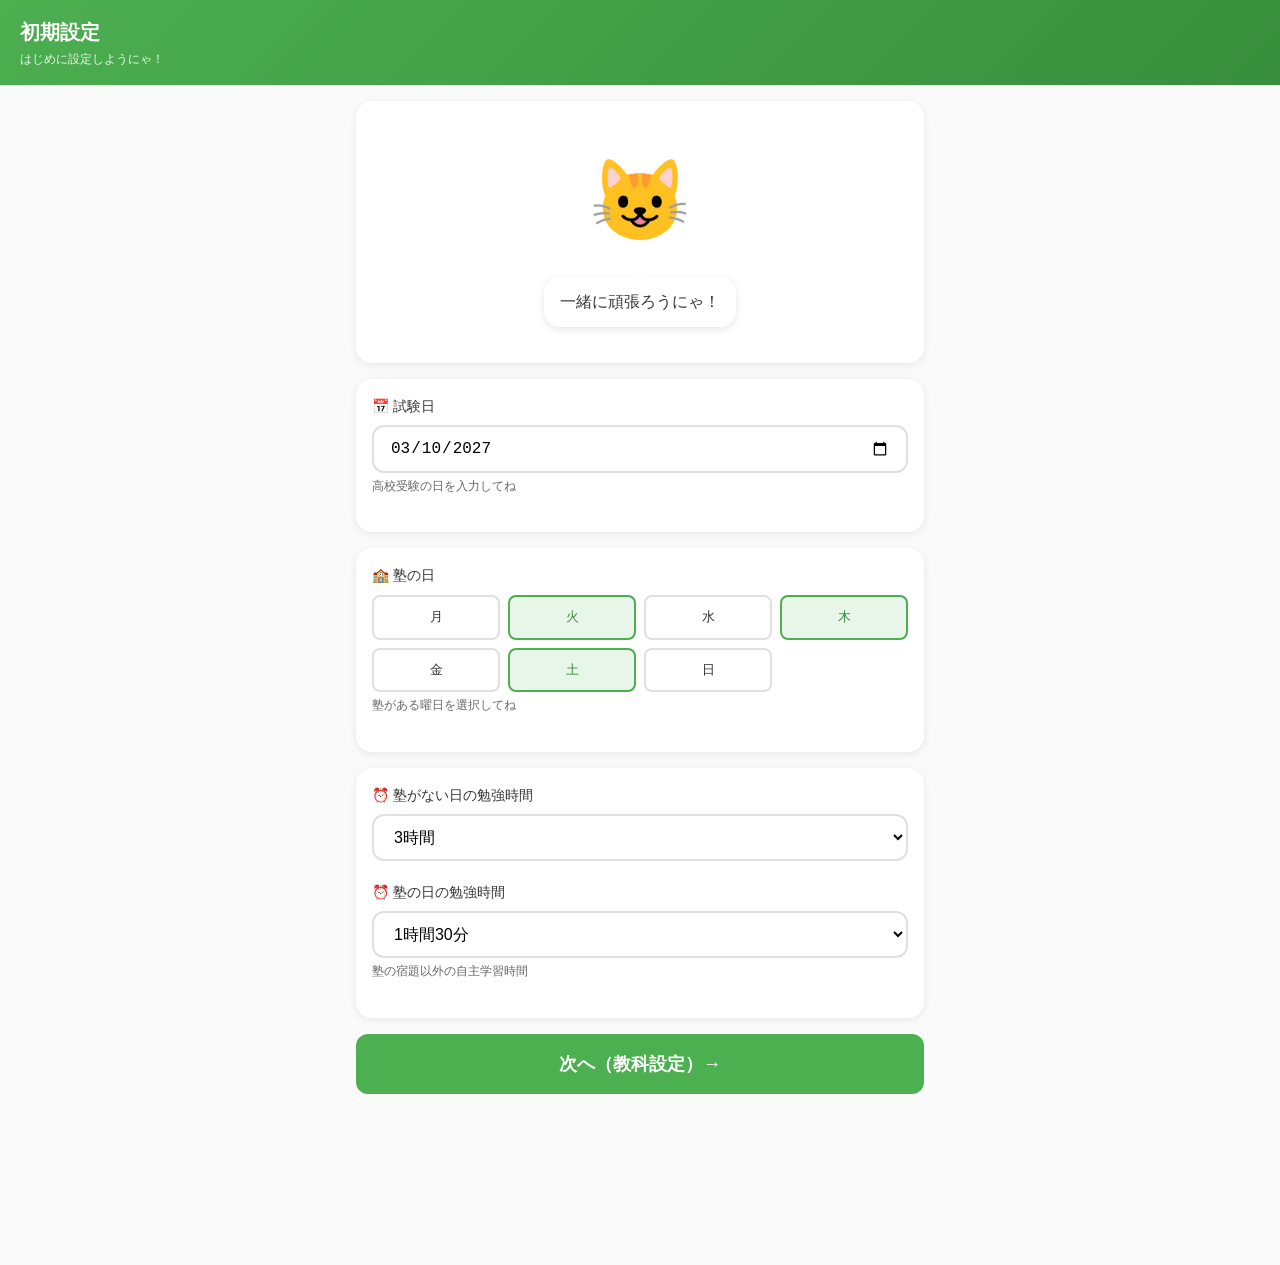
<file: study-reminder-pwa/settings.html>
<!DOCTYPE html>
<html lang="ja">
<head>
  <meta charset="UTF-8">
  <meta name="viewport" content="width=device-width, initial-scale=1.0, user-scalable=no">
  <meta name="apple-mobile-web-app-capable" content="yes">
  <meta name="apple-mobile-web-app-status-bar-style" content="default">
  <meta name="theme-color" content="#4CAF50">
  <title>設定 - StudyCat</title>
  <link rel="manifest" href="manifest.json">
  <link rel="stylesheet" href="css/style.css">
</head>
<body>
  <!-- Header -->
  <header class="header">
    <h1>設定</h1>
    <div class="header-sub">アプリの設定にゃ</div>
  </header>

  <!-- Main Content -->
  <main class="main-content">
    <!-- Exam Management -->
    <div class="card">
      <div class="card-title">📝 テスト管理</div>
      <div id="examsSummary">
        <!-- Exam summary will be inserted here -->
      </div>
      <a href="exams.html" class="btn btn-primary btn-block mt-16">
        テストを管理
      </a>
    </div>

    <!-- Current Settings -->
    <div class="card">
      <div class="card-title">📅 基本設定</div>
      <ul class="settings-list">
        <li class="settings-item">
          <span class="settings-label">塾の日</span>
          <span class="settings-value" id="cramDays">--</span>
        </li>
        <li class="settings-item">
          <span class="settings-label">開始日</span>
          <span class="settings-value" id="startDate">--</span>
        </li>
      </ul>
      <button class="btn btn-secondary btn-block mt-16" onclick="goToSetup()">
        設定を変更
      </button>
    </div>

    <!-- Subjects -->
    <div class="card">
      <div class="card-title">📚 教科設定</div>
      <div id="subjectsList"></div>
      <button class="btn btn-secondary btn-block mt-16" onclick="goToSubjectSetup()">
        教科を編集
      </button>
    </div>

    <!-- Data Management -->
    <div class="card">
      <div class="card-title">💾 データ管理</div>
      <p class="text-muted" style="font-size: 13px; margin-bottom: 16px;">
        データはこの端末に保存されています。<br>
        定期的にバックアップすることをおすすめします。
      </p>

      <button class="btn btn-primary btn-block mb-16" onclick="exportBackup()">
        📤 バックアップをダウンロード
      </button>

      <label class="btn btn-secondary btn-block" style="cursor: pointer;">
        📥 バックアップから復元
        <input type="file" accept=".json" style="display: none;" onchange="importBackup(this)">
      </label>
    </div>

    <!-- Cat Status -->
    <div class="card">
      <div class="card-title">🐱 にゃんこステータス</div>
      <ul class="settings-list">
        <li class="settings-item">
          <span class="settings-label">レベル</span>
          <span class="settings-value" id="catLevel">--</span>
        </li>
        <li class="settings-item">
          <span class="settings-label">総勉強時間</span>
          <span class="settings-value" id="totalStudyTime">--</span>
        </li>
        <li class="settings-item">
          <span class="settings-label">連続日数</span>
          <span class="settings-value" id="streakDays">--</span>
        </li>
      </ul>
    </div>

    <!-- Danger Zone -->
    <div class="card" style="border: 2px solid var(--danger-color);">
      <div class="card-title" style="color: var(--danger-color);">⚠️ 危険な操作</div>
      <p class="text-muted" style="font-size: 13px; margin-bottom: 16px;">
        この操作は取り消せません。実行前にバックアップを取ることをおすすめします。
      </p>
      <button class="btn btn-block" style="background: var(--danger-color); color: white;"
              onclick="confirmReset()">
        全データを削除
      </button>
    </div>

    <!-- App Info -->
    <div class="card">
      <div class="card-title">ℹ️ アプリ情報</div>
      <ul class="settings-list">
        <li class="settings-item">
          <span class="settings-label">バージョン</span>
          <span class="settings-value">1.0.0</span>
        </li>
        <li class="settings-item">
          <span class="settings-label">ストレージ</span>
          <span class="settings-value">IndexedDB</span>
        </li>
      </ul>
    </div>
  </main>

  <!-- Bottom Navigation -->
  <nav class="bottom-nav">
    <a href="index.html" class="nav-item">
      <span class="nav-icon">🏠</span>
      <span class="nav-label">ホーム</span>
    </a>
    <a href="timer.html" class="nav-item">
      <span class="nav-icon">⏱️</span>
      <span class="nav-label">タイマー</span>
    </a>
    <a href="progress.html" class="nav-item">
      <span class="nav-icon">📊</span>
      <span class="nav-label">進捗</span>
    </a>
    <a href="settings.html" class="nav-item active">
      <span class="nav-icon">⚙️</span>
      <span class="nav-label">設定</span>
    </a>
  </nav>

  <!-- Toast -->
  <div class="toast" id="toast"></div>

  <!-- Confirm Modal -->
  <div class="modal-overlay" id="confirmModal">
    <div class="modal">
      <div class="modal-title">本当に削除しますか？</div>
      <p class="text-center text-muted" style="margin-bottom: 16px;">
        すべての学習記録、設定が削除されます。<br>
        この操作は取り消せません。
      </p>
      <div class="modal-buttons">
        <button class="btn btn-secondary" onclick="closeModal()">キャンセル</button>
        <button class="btn" style="background: var(--danger-color); color: white;"
                onclick="executeReset()">削除する</button>
      </div>
    </div>
  </div>

  <!-- Scripts -->
  <script src="js/storage.js"></script>
  <script src="js/calculator.js"></script>
  <script src="js/cat.js"></script>
  <script src="js/exam.js"></script>
  <script src="js/migration.js"></script>
  <script src="js/app.js"></script>
  <script>
    async function initSettingsPage() {
      await App.init();

      // Render exams summary
      renderExamsSummary();

      // Basic settings
      document.getElementById('startDate').textContent = App.config.startDate || '未設定';

      // Cram school days
      const dayMap = {
        monday: '月', tuesday: '火', wednesday: '水', thursday: '木',
        friday: '金', saturday: '土', sunday: '日'
      };
      const cramDays = (App.config.cramSchoolDays || []).map(d => dayMap[d]).join('・');
      document.getElementById('cramDays').textContent = cramDays || 'なし';

      // Subjects
      renderSubjects();

      // Cat status
      document.getElementById('catLevel').textContent = `Lv.${App.catState.level || 1}`;
      const totalMinutes = App.catState.totalStudyMinutes || 0;
      document.getElementById('totalStudyTime').textContent = Calculator.formatMinutes(totalMinutes);
      document.getElementById('streakDays').textContent = `${App.catState.streakDays || 0}日`;
    }

    function renderExamsSummary() {
      const container = document.getElementById('examsSummary');

      if (!App.exams || App.exams.length === 0) {
        container.innerHTML = `
          <p class="text-muted" style="text-align: center; padding: 16px 0;">
            テストが登録されていません
          </p>
        `;
        return;
      }

      // Show up to 3 upcoming exams
      const upcomingExams = App.exams
        .filter(exam => ExamManager.calculateStatus(exam) !== 'completed')
        .sort((a, b) => {
          const daysA = ExamManager.getDaysUntilExam(a) ?? Infinity;
          const daysB = ExamManager.getDaysUntilExam(b) ?? Infinity;
          return daysA - daysB;
        })
        .slice(0, 3);

      if (upcomingExams.length === 0) {
        container.innerHTML = `
          <p class="text-muted" style="text-align: center; padding: 16px 0;">
            予定されているテストはありません
          </p>
        `;
        return;
      }

      container.innerHTML = upcomingExams.map(exam => {
        const icon = ExamManager.TYPE_ICONS[exam.type] || '📝';
        const days = ExamManager.getDaysUntilExam(exam);
        const daysText = days !== null ? `${days}日` : '日付未定';
        const status = ExamManager.calculateStatus(exam);
        const isReview = status === 'review';

        return `
          <div class="settings-item">
            <span class="settings-label">${icon} ${exam.name}</span>
            <span class="settings-value ${isReview ? 'text-accent' : ''}">
              ${isReview ? '復習中' : daysText}
            </span>
          </div>
        `;
      }).join('');
    }

    function renderSubjects() {
      const container = document.getElementById('subjectsList');
      container.innerHTML = App.subjects.map(subject => `
        <div class="subject-item">
          <div class="subject-color" style="background-color: ${subject.color}"></div>
          <div class="subject-info">
            <div class="subject-name">${subject.name}</div>
          </div>
          <div class="text-muted" style="font-size: 12px;">
            重み: ${subject.weight}
          </div>
        </div>
      `).join('');
    }

    function goToSetup() {
      window.location.href = 'setup.html';
    }

    function goToSubjectSetup() {
      window.location.href = 'setup-subjects.html';
    }

    async function exportBackup() {
      await App.exportBackup();
      showToast('バックアップをダウンロードしました');
    }

    async function importBackup(input) {
      const file = input.files[0];
      if (!file) return;

      try {
        await App.importBackup(file);
        showToast('復元しました！');
        setTimeout(() => location.reload(), 1000);
      } catch (error) {
        showToast('復元に失敗しました');
        console.error(error);
      }
    }

    function confirmReset() {
      document.getElementById('confirmModal').classList.add('active');
    }

    function closeModal() {
      document.getElementById('confirmModal').classList.remove('active');
    }

    async function executeReset() {
      await App.resetAllData();
      closeModal();
      showToast('データを削除しました');
      setTimeout(() => window.location.href = 'setup.html', 1000);
    }

    function showToast(message) {
      const toast = document.getElementById('toast');
      toast.textContent = message;
      toast.classList.add('show');
      setTimeout(() => toast.classList.remove('show'), 2000);
    }

    // Initialize
    document.addEventListener('DOMContentLoaded', initSettingsPage);
  </script>
</body>
</html>
</file>
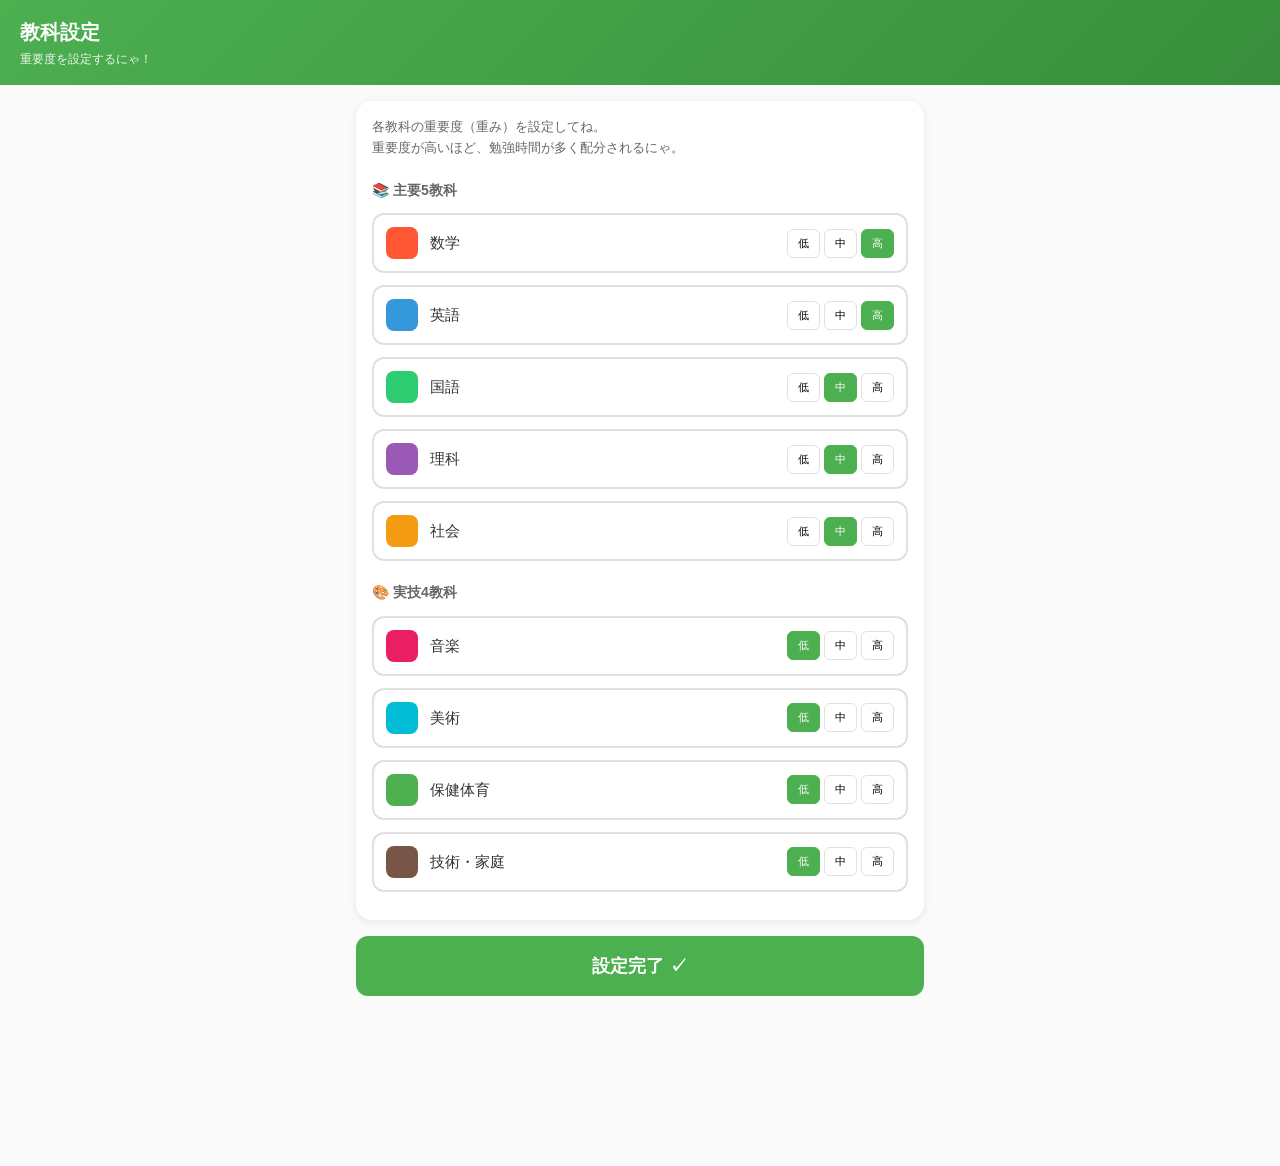
<file: study-reminder-pwa/setup-subjects.html>
<!DOCTYPE html>
<html lang="ja">
<head>
  <meta charset="UTF-8">
  <meta name="viewport" content="width=device-width, initial-scale=1.0, user-scalable=no">
  <meta name="apple-mobile-web-app-capable" content="yes">
  <meta name="apple-mobile-web-app-status-bar-style" content="default">
  <meta name="theme-color" content="#4CAF50">
  <title>教科設定 - StudyCat</title>
  <link rel="manifest" href="manifest.json">
  <link rel="stylesheet" href="css/style.css">
  <style>
    .subject-setup-item {
      display: flex;
      align-items: center;
      padding: 12px;
      margin-bottom: 12px;
      background: var(--card-bg);
      border-radius: 12px;
      border: 2px solid var(--border-color);
    }
    .subject-setup-item.active {
      border-color: var(--primary-color);
    }
    .subject-setup-color {
      width: 32px;
      height: 32px;
      border-radius: 8px;
      margin-right: 12px;
      flex-shrink: 0;
    }
    .subject-setup-info {
      flex: 1;
    }
    .subject-setup-name {
      font-weight: 500;
      font-size: 15px;
    }
    .subject-setup-category {
      font-size: 11px;
      color: var(--text-light);
    }
    .weight-selector {
      display: flex;
      gap: 4px;
    }
    .weight-btn {
      padding: 6px 10px;
      border: 1px solid var(--border-color);
      border-radius: 6px;
      background: white;
      font-size: 11px;
      cursor: pointer;
    }
    .weight-btn.selected {
      background: var(--primary-color);
      color: white;
      border-color: var(--primary-color);
    }
    .section-title {
      font-size: 14px;
      font-weight: 600;
      color: var(--text-light);
      margin: 20px 0 12px;
    }
  </style>
</head>
<body>
  <!-- Header -->
  <header class="header">
    <h1>教科設定</h1>
    <div class="header-sub">重要度を設定するにゃ！</div>
  </header>

  <!-- Main Content -->
  <main class="main-content" style="padding-bottom: 100px;">
    <div class="card">
      <p class="text-muted" style="font-size: 13px; margin-bottom: 16px;">
        各教科の重要度（重み）を設定してね。<br>
        重要度が高いほど、勉強時間が多く配分されるにゃ。
      </p>

      <div class="section-title">📚 主要5教科</div>
      <div id="mainSubjects"></div>

      <div class="section-title">🎨 実技4教科</div>
      <div id="subSubjects"></div>
    </div>

    <button id="saveBtn" class="btn btn-primary btn-block btn-lg">
      設定完了 ✓
    </button>
  </main>

  <!-- Scripts -->
  <script src="js/storage.js"></script>
  <script src="js/calculator.js"></script>
  <script src="js/cat.js"></script>
  <script src="js/app.js"></script>
  <script>
    // Default subjects
    const defaultSubjects = [
      // Main 5
      { name: '数学', color: '#FF5733', category: 'main', defaultWeight: 'high' },
      { name: '英語', color: '#3498DB', category: 'main', defaultWeight: 'high' },
      { name: '国語', color: '#2ECC71', category: 'main', defaultWeight: 'medium' },
      { name: '理科', color: '#9B59B6', category: 'main', defaultWeight: 'medium' },
      { name: '社会', color: '#F39C12', category: 'main', defaultWeight: 'medium' },
      // Sub 4
      { name: '音楽', color: '#E91E63', category: 'sub', defaultWeight: 'low' },
      { name: '美術', color: '#00BCD4', category: 'sub', defaultWeight: 'low' },
      { name: '保健体育', color: '#4CAF50', category: 'sub', defaultWeight: 'low' },
      { name: '技術・家庭', color: '#795548', category: 'sub', defaultWeight: 'low' }
    ];

    const weightValues = { low: 2, medium: 5, high: 7 };
    const subjectWeights = {};

    function renderSubjects() {
      const mainContainer = document.getElementById('mainSubjects');
      const subContainer = document.getElementById('subSubjects');

      mainContainer.innerHTML = '';
      subContainer.innerHTML = '';

      defaultSubjects.forEach((subject, index) => {
        subjectWeights[index] = subjectWeights[index] || subject.defaultWeight;

        const html = `
          <div class="subject-setup-item" data-index="${index}">
            <div class="subject-setup-color" style="background-color: ${subject.color}"></div>
            <div class="subject-setup-info">
              <div class="subject-setup-name">${subject.name}</div>
            </div>
            <div class="weight-selector">
              <button type="button" class="weight-btn ${subjectWeights[index] === 'low' ? 'selected' : ''}"
                      onclick="setWeight(${index}, 'low')">低</button>
              <button type="button" class="weight-btn ${subjectWeights[index] === 'medium' ? 'selected' : ''}"
                      onclick="setWeight(${index}, 'medium')">中</button>
              <button type="button" class="weight-btn ${subjectWeights[index] === 'high' ? 'selected' : ''}"
                      onclick="setWeight(${index}, 'high')">高</button>
            </div>
          </div>
        `;

        if (subject.category === 'main') {
          mainContainer.innerHTML += html;
        } else {
          subContainer.innerHTML += html;
        }
      });
    }

    function setWeight(index, weight) {
      subjectWeights[index] = weight;
      renderSubjects();
    }

    document.getElementById('saveBtn').addEventListener('click', async () => {
      await StorageManager.init();

      // Create subjects array
      const subjects = defaultSubjects.map((subject, index) => ({
        id: StorageManager.generateId(),
        name: subject.name,
        color: subject.color,
        weight: weightValues[subjectWeights[index]],
        totalPlanned: 0,
        totalActual: 0,
        createdAt: new Date().toISOString(),
        updatedAt: new Date().toISOString()
      }));

      // Save subjects
      await StorageManager.save(StorageManager.STORES.SUBJECTS, subjects);

      // Initialize cat state
      const catState = CatSystem.getDefaultState();
      await StorageManager.save(StorageManager.STORES.CAT, catState);

      // Go to home
      window.location.href = 'index.html';
    });

    // Initialize
    document.addEventListener('DOMContentLoaded', renderSubjects);
  </script>
</body>
</html>
</file>
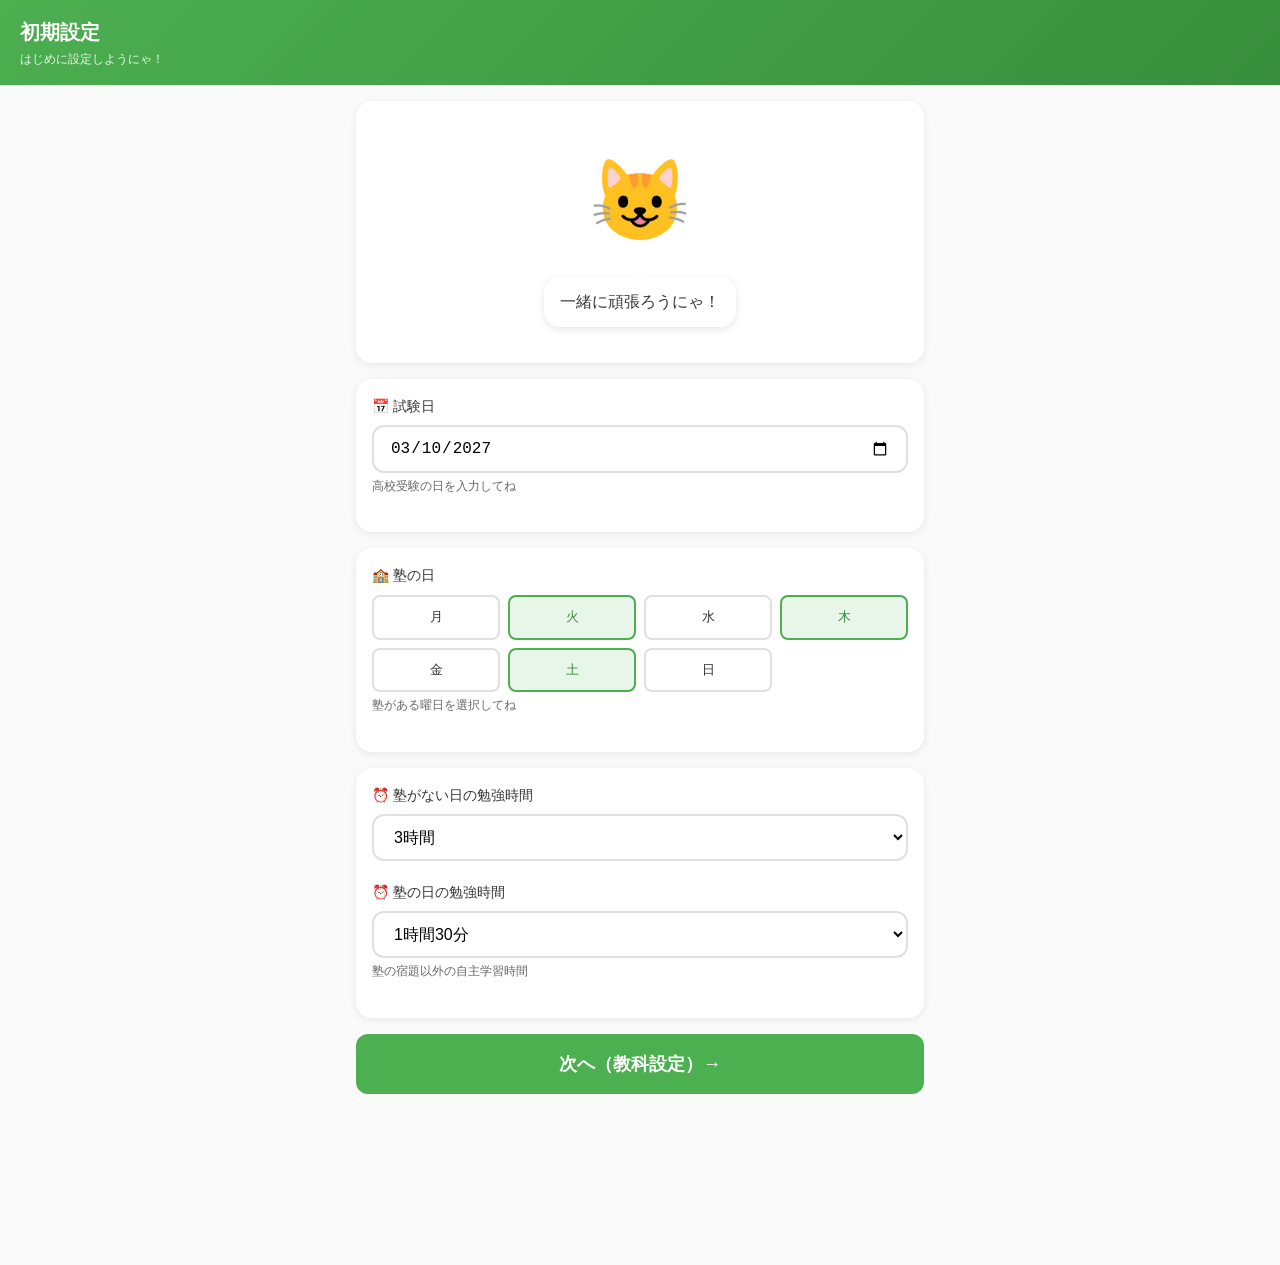
<file: study-reminder-pwa/setup.html>
<!DOCTYPE html>
<html lang="ja">
<head>
  <meta charset="UTF-8">
  <meta name="viewport" content="width=device-width, initial-scale=1.0, user-scalable=no">
  <meta name="apple-mobile-web-app-capable" content="yes">
  <meta name="apple-mobile-web-app-status-bar-style" content="default">
  <meta name="theme-color" content="#4CAF50">
  <title>初期設定 - StudyCat</title>
  <link rel="manifest" href="manifest.json">
  <link rel="stylesheet" href="css/style.css">
</head>
<body>
  <!-- Header -->
  <header class="header">
    <h1>初期設定</h1>
    <div class="header-sub">はじめに設定しようにゃ！</div>
  </header>

  <!-- Main Content -->
  <main class="main-content" style="padding-bottom: 100px;">
    <!-- Welcome -->
    <div class="card">
      <div class="cat-container">
        <div class="cat-image">😺</div>
        <div class="cat-message">一緒に頑張ろうにゃ！</div>
      </div>
    </div>

    <!-- Setup Form -->
    <form id="setupForm">
      <!-- Exam Date -->
      <div class="card">
        <div class="form-group">
          <label class="form-label">📅 試験日</label>
          <input type="date" id="examDate" class="form-input" required>
          <div class="form-hint">高校受験の日を入力してね</div>
        </div>
      </div>

      <!-- Cram School Days -->
      <div class="card">
        <div class="form-group">
          <label class="form-label">🏫 塾の日</label>
          <div class="checkbox-group">
            <div class="checkbox-item">
              <input type="checkbox" id="day-monday" value="monday">
              <label for="day-monday">月</label>
            </div>
            <div class="checkbox-item">
              <input type="checkbox" id="day-tuesday" value="tuesday" checked>
              <label for="day-tuesday">火</label>
            </div>
            <div class="checkbox-item">
              <input type="checkbox" id="day-wednesday" value="wednesday">
              <label for="day-wednesday">水</label>
            </div>
            <div class="checkbox-item">
              <input type="checkbox" id="day-thursday" value="thursday" checked>
              <label for="day-thursday">木</label>
            </div>
            <div class="checkbox-item">
              <input type="checkbox" id="day-friday" value="friday">
              <label for="day-friday">金</label>
            </div>
            <div class="checkbox-item">
              <input type="checkbox" id="day-saturday" value="saturday" checked>
              <label for="day-saturday">土</label>
            </div>
            <div class="checkbox-item">
              <input type="checkbox" id="day-sunday" value="sunday">
              <label for="day-sunday">日</label>
            </div>
          </div>
          <div class="form-hint">塾がある曜日を選択してね</div>
        </div>
      </div>

      <!-- Study Hours -->
      <div class="card">
        <div class="form-group">
          <label class="form-label">⏰ 塾がない日の勉強時間</label>
          <select id="normalHours" class="form-input">
            <option value="1.5">1時間30分</option>
            <option value="2">2時間</option>
            <option value="2.5">2時間30分</option>
            <option value="3" selected>3時間</option>
            <option value="3.5">3時間30分</option>
            <option value="4">4時間</option>
          </select>
        </div>

        <div class="form-group">
          <label class="form-label">⏰ 塾の日の勉強時間</label>
          <select id="cramHours" class="form-input">
            <option value="0.5">30分</option>
            <option value="1">1時間</option>
            <option value="1.5" selected>1時間30分</option>
            <option value="2">2時間</option>
            <option value="2.5">2時間30分</option>
          </select>
          <div class="form-hint">塾の宿題以外の自主学習時間</div>
        </div>
      </div>

      <!-- Submit -->
      <button type="submit" class="btn btn-primary btn-block btn-lg">
        次へ（教科設定）→
      </button>
    </form>
  </main>

  <!-- Scripts -->
  <script src="js/storage.js"></script>
  <script src="js/calculator.js"></script>
  <script src="js/cat.js"></script>
  <script src="js/app.js"></script>
  <script>
    let existingConfig = null;

    document.getElementById('setupForm').addEventListener('submit', async (e) => {
      e.preventDefault();

      // Get values
      const examDate = document.getElementById('examDate').value;
      const normalHours = parseFloat(document.getElementById('normalHours').value);
      const cramHours = parseFloat(document.getElementById('cramHours').value);

      // Get cram school days
      const cramSchoolDays = [];
      document.querySelectorAll('.checkbox-group input:checked').forEach(cb => {
        cramSchoolDays.push(cb.value);
      });

      // Build weekly hours
      const weeklyHours = {
        monday: cramSchoolDays.includes('monday') ? cramHours : normalHours,
        tuesday: cramSchoolDays.includes('tuesday') ? cramHours : normalHours,
        wednesday: cramSchoolDays.includes('wednesday') ? cramHours : normalHours,
        thursday: cramSchoolDays.includes('thursday') ? cramHours : normalHours,
        friday: cramSchoolDays.includes('friday') ? cramHours : normalHours,
        saturday: cramSchoolDays.includes('saturday') ? cramHours : normalHours,
        sunday: cramSchoolDays.includes('sunday') ? cramHours : normalHours
      };

      // Save config (preserve existing startDate and createdAt if updating)
      const config = {
        id: 'main',
        examDate: examDate,
        startDate: existingConfig?.startDate || Calculator.getTodayString(),
        bufferDays: existingConfig?.bufferDays || 7,
        weeklyHours: weeklyHours,
        cramSchoolDays: cramSchoolDays,
        createdAt: existingConfig?.createdAt || new Date().toISOString(),
        updatedAt: new Date().toISOString()
      };

      await StorageManager.save(StorageManager.STORES.CONFIG, config);

      // Go to subject setup
      window.location.href = 'setup-subjects.html';
    });

    // Load existing config or set defaults
    document.addEventListener('DOMContentLoaded', async () => {
      await StorageManager.init();
      existingConfig = await StorageManager.load(StorageManager.STORES.CONFIG, null);

      if (existingConfig && existingConfig.examDate) {
        // Load existing values
        document.getElementById('examDate').value = existingConfig.examDate;

        // Load cram school days
        document.querySelectorAll('.checkbox-group input').forEach(cb => {
          cb.checked = existingConfig.cramSchoolDays?.includes(cb.value) || false;
        });

        // Load study hours (detect from weeklyHours)
        const cramDays = existingConfig.cramSchoolDays || [];
        const weeklyHours = existingConfig.weeklyHours || {};

        // Find normal hours (from a non-cram day)
        const normalDay = ['monday', 'tuesday', 'wednesday', 'thursday', 'friday', 'saturday', 'sunday']
          .find(d => !cramDays.includes(d));
        const normalHours = normalDay ? weeklyHours[normalDay] : 3.0;

        // Find cram hours (from a cram day)
        const cramDay = cramDays[0];
        const cramHours = cramDay ? weeklyHours[cramDay] : 1.5;

        document.getElementById('normalHours').value = normalHours;
        document.getElementById('cramHours').value = cramHours;
      } else {
        // Set default exam date (1 year from now, March 10)
        const nextYear = new Date();
        nextYear.setFullYear(nextYear.getFullYear() + 1);
        nextYear.setMonth(2); // March
        nextYear.setDate(10);
        document.getElementById('examDate').value = nextYear.toISOString().split('T')[0];
      }
    });
  </script>
</body>
</html>
</file>
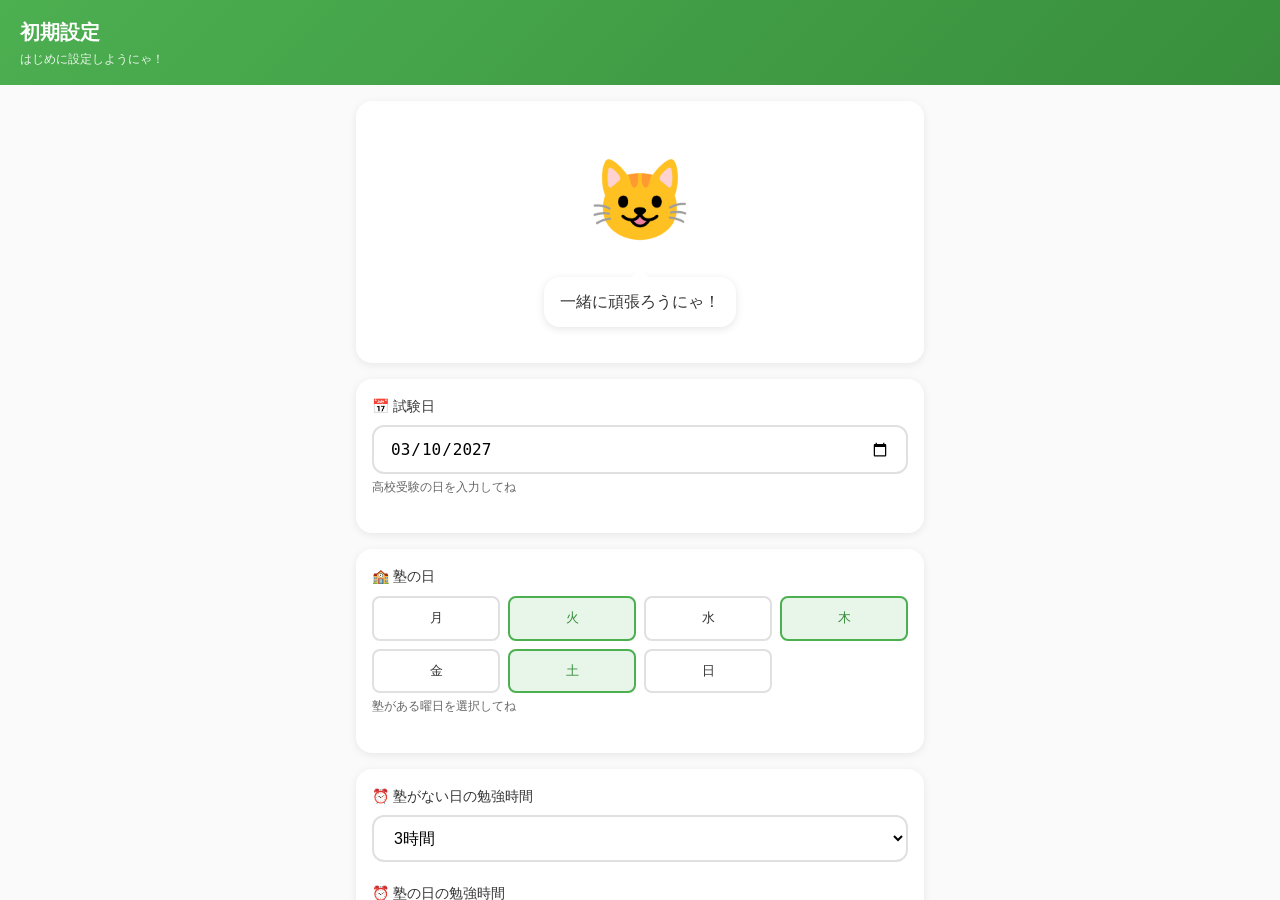
<file: study-reminder-pwa/timer.html>
<!DOCTYPE html>
<html lang="ja">
<head>
  <meta charset="UTF-8">
  <meta name="viewport" content="width=device-width, initial-scale=1.0, user-scalable=no">
  <meta name="apple-mobile-web-app-capable" content="yes">
  <meta name="apple-mobile-web-app-status-bar-style" content="default">
  <meta name="theme-color" content="#4CAF50">
  <title>タイマー - StudyCat</title>
  <link rel="manifest" href="manifest.json">
  <link rel="stylesheet" href="css/style.css">
</head>
<body>
  <!-- Header -->
  <header class="header">
    <h1>タイマー</h1>
    <div class="header-sub" id="headerDate">学習時間を計測</div>
  </header>

  <!-- Main Content -->
  <main class="main-content">
    <!-- Cat Message -->
    <div class="card">
      <div class="cat-container" style="padding: 12px 0;">
        <div class="cat-image" style="font-size: 48px;" id="catEmoji">😺</div>
        <div class="cat-message" id="catMessage">タイマーで勉強を始めるにゃ！</div>
      </div>
    </div>

    <!-- Timer Display -->
    <div class="card timer-card">
      <div class="timer-display-label" id="timerDisplayLabel">経過時間</div>
      <div class="timer-display" id="timerDisplay">00:00:00</div>
      <div class="timer-status" id="timerStatus"></div>
    </div>

    <!-- Timer Controls -->
    <div class="card">
      <!-- Initial State: Mode selector + Start -->
      <div id="controlsIdle">
        <!-- Mode Toggle -->
        <div class="timer-mode-toggle">
          <button id="modeCountup" class="mode-btn active" onclick="setMode('countup')">
            カウントアップ
          </button>
          <button id="modeCountdown" class="mode-btn" onclick="setMode('countdown')">
            カウントダウン
          </button>
        </div>

        <!-- Preset Picker (countdown only) -->
        <div id="presetPicker" style="display: none;">
          <div class="preset-display">
            <button class="time-btn" onclick="adjustPreset(-10)">−10</button>
            <button class="time-btn" onclick="adjustPreset(-5)">−5</button>
            <div class="preset-value-display">
              <span id="presetValue">30</span>
              <span class="preset-unit">分</span>
            </div>
            <button class="time-btn" onclick="adjustPreset(5)">+5</button>
            <button class="time-btn" onclick="adjustPreset(10)">+10</button>
          </div>
          <div class="preset-shortcuts">
            <button class="preset-shortcut-btn" onclick="setPreset(15)">15分</button>
            <button class="preset-shortcut-btn" onclick="setPreset(30)">30分</button>
            <button class="preset-shortcut-btn" onclick="setPreset(45)">45分</button>
            <button class="preset-shortcut-btn" onclick="setPreset(60)">1時間</button>
            <button class="preset-shortcut-btn" onclick="setPreset(90)">90分</button>
          </div>
        </div>

        <button class="btn btn-primary btn-lg btn-block timer-btn-start" style="margin-top: 12px;" onclick="startTimer()">
          <span class="timer-btn-icon">▶</span>
          スタート
        </button>
      </div>

      <!-- Running State: Pause & Stop Buttons -->
      <div id="controlsRunning" class="timer-controls" style="display: none;">
        <button class="btn btn-secondary btn-lg timer-btn-pause" onclick="pauseTimer()">
          <span class="timer-btn-icon">⏸</span>
          一時停止
        </button>
        <button class="btn timer-btn-stop" onclick="stopTimer()">
          <span class="timer-btn-icon">⏹</span>
          終了
        </button>
      </div>

      <!-- Paused State: Resume & Stop Buttons -->
      <div id="controlsPaused" class="timer-controls" style="display: none;">
        <button class="btn btn-primary btn-lg timer-btn-resume" onclick="resumeTimer()">
          <span class="timer-btn-icon">▶</span>
          再開
        </button>
        <button class="btn timer-btn-stop" onclick="stopTimer()">
          <span class="timer-btn-icon">⏹</span>
          終了
        </button>
      </div>
    </div>

    <!-- Today's Goal -->
    <div class="card" id="goalCard">
      <div class="card-title">📊 今日の目標</div>
      <div class="goal-info">
        <div class="goal-item">
          <span class="goal-label">目標時間</span>
          <span class="goal-value" id="goalTime">--</span>
        </div>
        <div class="goal-item">
          <span class="goal-label">記録済み</span>
          <span class="goal-value" id="recordedTime">--</span>
        </div>
        <div class="goal-item">
          <span class="goal-label">残り</span>
          <span class="goal-value goal-remaining" id="remainingTime">--</span>
        </div>
      </div>
    </div>
  </main>

  <!-- Bottom Navigation -->
  <nav class="bottom-nav">
    <a href="index.html" class="nav-item">
      <span class="nav-icon">🏠</span>
      <span class="nav-label">ホーム</span>
    </a>
    <a href="timer.html" class="nav-item active">
      <span class="nav-icon">⏱️</span>
      <span class="nav-label">タイマー</span>
    </a>
    <a href="progress.html" class="nav-item">
      <span class="nav-icon">📊</span>
      <span class="nav-label">進捗</span>
    </a>
    <a href="settings.html" class="nav-item">
      <span class="nav-icon">⚙️</span>
      <span class="nav-label">設定</span>
    </a>
  </nav>

  <!-- Toast Notification -->
  <div class="toast" id="toast"></div>

  <!-- Confirm Stop Modal -->
  <div class="modal-overlay" id="stopModal">
    <div class="modal">
      <div class="modal-title">タイマーを終了しますか？</div>
      <p class="text-center text-muted" style="margin-bottom: 8px;">
        計測時間: <strong id="modalTime">--</strong>
      </p>
      <p class="text-center text-muted" style="font-size: 13px;">
        終了すると振り返り画面に移動します
      </p>
      <div class="modal-buttons">
        <button class="btn btn-secondary" onclick="closeStopModal()">キャンセル</button>
        <button class="btn btn-primary" onclick="confirmStop()">終了する</button>
      </div>
    </div>
  </div>

  <!-- Scripts -->
  <script src="js/storage.js"></script>
  <script src="js/calculator.js"></script>
  <script src="js/cat.js"></script>
  <script src="js/timer.js"></script>
  <script src="js/app.js"></script>
  <script>
    // Current mode selection (before starting)
    let selectedMode = 'countup';
    let presetMinutes = 30;

    const CAT_MESSAGES = {
      idle: [
        'タイマーで勉強を始めるにゃ！',
        '準備はいいかにゃ？',
        'さあ、勉強を始めようにゃ！'
      ],
      running: [
        '頑張ってるにゃ！',
        '集中集中にゃ！',
        'いい調子だにゃ〜',
        'この調子で頑張るにゃ！'
      ],
      paused: [
        '休憩中にゃ？',
        'ゆっくり休むにゃ〜',
        '再開を待ってるにゃ！'
      ],
      finished: [
        '時間になったにゃ！お疲れ様！',
        'カウントダウン完了だにゃ！すごい！',
        '最後までやり切ったにゃ！✨'
      ]
    };

    function getRandomMessage(state) {
      const messages = CAT_MESSAGES[state] || CAT_MESSAGES.idle;
      return messages[Math.floor(Math.random() * messages.length)];
    }

    // --- Mode / Preset selection ---

    function setMode(mode) {
      selectedMode = mode;
      document.getElementById('modeCountup').classList.toggle('active', mode === 'countup');
      document.getElementById('modeCountdown').classList.toggle('active', mode === 'countdown');
      document.getElementById('presetPicker').style.display = mode === 'countdown' ? 'block' : 'none';
    }

    function adjustPreset(delta) {
      presetMinutes = Math.max(5, presetMinutes + delta);
      document.getElementById('presetValue').textContent = presetMinutes;
    }

    function setPreset(minutes) {
      presetMinutes = minutes;
      document.getElementById('presetValue').textContent = presetMinutes;
    }

    // --- Timer init ---

    async function initTimerPage() {
      await App.init();

      const today = new Date();
      document.getElementById('headerDate').textContent =
        `${today.getMonth() + 1}月${today.getDate()}日`;

      TimerManager.init();

      TimerManager.onTick((seconds) => {
        updateTimerDisplay(seconds);
      });

      TimerManager.onComplete(() => {
        handleCountdownComplete();
      });

      updateControls();
      updateTimerDisplay(TimerManager.getDisplaySeconds());
      updateGoalInfo();

      if (TimerManager.isRunning()) {
        TimerManager.startInterval();
      }
    }

    // --- Controls ---

    function updateControls() {
      const status = TimerManager.getStatus();
      const mode = TimerManager.getMode();

      document.getElementById('controlsIdle').style.display    = 'none';
      document.getElementById('controlsRunning').style.display = 'none';
      document.getElementById('controlsPaused').style.display  = 'none';

      if (status === TimerManager.STATUS.ACTIVE) {
        document.getElementById('controlsRunning').style.display = 'flex';
        document.getElementById('catEmoji').textContent = '😸';
        document.getElementById('catMessage').textContent = getRandomMessage('running');
        document.getElementById('timerStatus').textContent = '計測中...';
        document.getElementById('timerDisplayLabel').textContent =
          mode === TimerManager.MODE.COUNTDOWN ? '残り時間' : '経過時間';
      } else if (status === TimerManager.STATUS.PAUSED) {
        document.getElementById('controlsPaused').style.display = 'flex';
        document.getElementById('catEmoji').textContent = '😺';
        document.getElementById('catMessage').textContent = getRandomMessage('paused');
        document.getElementById('timerStatus').textContent = '一時停止中';
        document.getElementById('timerDisplayLabel').textContent =
          mode === TimerManager.MODE.COUNTDOWN ? '残り時間' : '経過時間';
      } else {
        document.getElementById('controlsIdle').style.display = 'block';
        document.getElementById('catEmoji').textContent = '😺';
        document.getElementById('catMessage').textContent = getRandomMessage('idle');
        document.getElementById('timerStatus').textContent = '';
        document.getElementById('timerDisplayLabel').textContent = '';
      }
    }

    // --- Display ---

    function updateTimerDisplay(seconds) {
      const display = document.getElementById('timerDisplay');
      display.textContent = TimerManager.formatTime(seconds);

      // Countdown urgency styling (red when ≤ 5 minutes)
      const mode = TimerManager.getMode();
      if (mode === TimerManager.MODE.COUNTDOWN) {
        display.classList.toggle('timer-display--urgent', seconds <= 300 && seconds > 0);
        display.classList.remove('timer-display--done');
        if (seconds === 0) display.classList.add('timer-display--done');
      } else {
        display.classList.remove('timer-display--urgent', 'timer-display--done');
      }

      // Goal card: always shows elapsed time vs today's goal
      const elapsed = TimerManager.getElapsedSeconds();
      const todayData = App.getTodayData();
      const remaining = todayData.totalPlanned - todayData.totalActual - TimerManager.toMinutes(elapsed);

      if (remaining > 0) {
        document.getElementById('remainingTime').textContent = Calculator.formatMinutes(remaining);
        document.getElementById('remainingTime').classList.remove('goal-achieved');
      } else {
        document.getElementById('remainingTime').textContent = '達成！';
        document.getElementById('remainingTime').classList.add('goal-achieved');
      }
    }

    function updateGoalInfo() {
      const todayData = App.getTodayData();
      document.getElementById('goalTime').textContent = Calculator.formatMinutes(todayData.totalPlanned);
      document.getElementById('recordedTime').textContent = Calculator.formatMinutes(todayData.totalActual);

      const remaining = todayData.totalPlanned - todayData.totalActual;
      if (remaining > 0) {
        document.getElementById('remainingTime').textContent = Calculator.formatMinutes(remaining);
      } else {
        document.getElementById('remainingTime').textContent = '達成！';
        document.getElementById('remainingTime').classList.add('goal-achieved');
      }
    }

    // --- Timer actions ---

    function startTimer() {
      const presetSeconds = selectedMode === 'countdown' ? presetMinutes * 60 : 0;
      TimerManager.start(selectedMode, presetSeconds);
      updateControls();
      showToast('タイマー開始！頑張ってにゃ！');
    }

    function pauseTimer() {
      TimerManager.pause();
      updateControls();
      showToast('一時停止中...');
    }

    function resumeTimer() {
      TimerManager.resume();
      updateControls();
      showToast('再開！この調子にゃ！');
    }

    function stopTimer() {
      const seconds = TimerManager.getElapsedSeconds();
      document.getElementById('modalTime').textContent = TimerManager.formatReadable(seconds);
      document.getElementById('stopModal').classList.add('active');
    }

    function closeStopModal() {
      document.getElementById('stopModal').classList.remove('active');
    }

    function confirmStop() {
      const sessionData = TimerManager.stop();
      closeStopModal();

      if (sessionData && sessionData.totalSeconds >= 60) {
        sessionStorage.setItem('studycat_timerSession', JSON.stringify(sessionData));
        window.location.href = 'review.html';
      } else {
        showToast('1分未満は記録できないにゃ');
        updateControls();
        updateTimerDisplay(0);
      }
    }

    // Countdown reached zero → auto-proceed to review
    function handleCountdownComplete() {
      document.getElementById('catEmoji').textContent = '😻';
      document.getElementById('catMessage').textContent = getRandomMessage('finished');
      document.getElementById('timerStatus').textContent = '完了！';
      updateTimerDisplay(0);

      const sessionData = TimerManager.stop();
      if (sessionData && sessionData.totalSeconds >= 60) {
        sessionStorage.setItem('studycat_timerSession', JSON.stringify(sessionData));
        showToast('時間になったにゃ！振り返りをしよう✨');
        setTimeout(() => window.location.href = 'review.html', 2000);
      }
    }

    function showToast(message) {
      const toast = document.getElementById('toast');
      toast.textContent = message;
      toast.classList.add('show');
      setTimeout(() => toast.classList.remove('show'), 2000);
    }

    window.addEventListener('beforeunload', (e) => {
      if (TimerManager.hasActiveSession()) {
        e.preventDefault();
        e.returnValue = '';
      }
    });

    document.addEventListener('DOMContentLoaded', initTimerPage);
  </script>
</body>
</html>
</file>
<file: study-reminder-pwa/css/style.css>
/**
 * StudyCat PWA - Styles
 */

:root {
  --primary-color: #4CAF50;
  --primary-light: #81C784;
  --primary-dark: #388E3C;
  --accent-color: #FF9800;
  --warning-color: #FFC107;
  --danger-color: #F44336;
  --text-color: #333333;
  --text-light: #666666;
  --bg-color: #FAFAFA;
  --card-bg: #FFFFFF;
  --border-color: #E0E0E0;
  --safe-area-top: env(safe-area-inset-top, 0px);
  --safe-area-bottom: env(safe-area-inset-bottom, 0px);
}

* {
  box-sizing: border-box;
  margin: 0;
  padding: 0;
}

body {
  font-family: -apple-system, BlinkMacSystemFont, 'Segoe UI', Roboto, 'Hiragino Sans', sans-serif;
  background-color: var(--bg-color);
  color: var(--text-color);
  line-height: 1.6;
  padding-top: var(--safe-area-top);
  padding-bottom: calc(70px + var(--safe-area-bottom));
  min-height: 100vh;
}

/* Header */
.header {
  background: linear-gradient(135deg, var(--primary-color), var(--primary-dark));
  color: white;
  padding: 16px 20px;
  position: sticky;
  top: 0;
  z-index: 100;
}

.header h1 {
  font-size: 20px;
  font-weight: 600;
}

.header-sub {
  font-size: 12px;
  opacity: 0.9;
  margin-top: 2px;
}

/* Main Content */
.main-content {
  padding: 16px;
  max-width: 600px;
  margin: 0 auto;
}

/* Card */
.card {
  background: var(--card-bg);
  border-radius: 16px;
  padding: 16px;
  margin-bottom: 16px;
  box-shadow: 0 2px 8px rgba(0, 0, 0, 0.08);
}

.card-title {
  font-size: 14px;
  font-weight: 600;
  color: var(--text-light);
  margin-bottom: 12px;
}

/* Countdown */
.countdown-card {
  text-align: center;
  background: linear-gradient(135deg, var(--primary-color), var(--primary-dark));
  color: white;
}

.countdown-days {
  font-size: 64px;
  font-weight: 700;
  line-height: 1;
}

.countdown-label {
  font-size: 14px;
  opacity: 0.9;
  margin-top: 4px;
}

.countdown-exam-date {
  font-size: 12px;
  opacity: 0.7;
  margin-top: 8px;
}

/* Cat Widget */
.cat-container {
  text-align: center;
  padding: 20px 0;
}

.cat-image {
  font-size: 80px;
  animation: bounce 2s ease-in-out infinite;
}

@keyframes bounce {
  0%, 100% { transform: translateY(0); }
  50% { transform: translateY(-10px); }
}

.cat-message {
  background: var(--card-bg);
  border-radius: 16px;
  padding: 12px 16px;
  margin-top: 12px;
  display: inline-block;
  position: relative;
  box-shadow: 0 2px 8px rgba(0, 0, 0, 0.1);
  max-width: 280px;
}

.cat-message::before {
  content: '';
  position: absolute;
  top: -8px;
  left: 50%;
  transform: translateX(-50%);
  border-left: 8px solid transparent;
  border-right: 8px solid transparent;
  border-bottom: 8px solid var(--card-bg);
}

.cat-level {
  font-size: 12px;
  color: var(--primary-color);
  font-weight: 600;
  margin-top: 8px;
}

.cat-streak {
  font-size: 11px;
  color: var(--accent-color);
  margin-top: 4px;
}

/* Progress */
.today-progress {
  display: flex;
  justify-content: space-between;
  align-items: center;
  padding: 12px 0;
  border-bottom: 1px solid var(--border-color);
  margin-bottom: 12px;
}

.today-progress-title {
  font-size: 14px;
  color: var(--text-light);
}

.today-progress-value {
  font-size: 24px;
  font-weight: 700;
  color: var(--primary-color);
}

.today-progress-value.warning {
  color: var(--warning-color);
}

.today-progress-value.danger {
  color: var(--danger-color);
}

/* Subject List */
.subject-item {
  display: flex;
  align-items: center;
  padding: 12px 0;
  border-bottom: 1px solid var(--border-color);
}

.subject-item:last-child {
  border-bottom: none;
}

.subject-color {
  width: 12px;
  height: 12px;
  border-radius: 50%;
  margin-right: 12px;
  flex-shrink: 0;
}

.subject-info {
  flex: 1;
}

.subject-name {
  font-size: 15px;
  font-weight: 500;
}

.subject-time {
  font-size: 12px;
  color: var(--text-light);
  margin-top: 2px;
}

.subject-status {
  font-size: 20px;
}

/* Progress Bar */
.progress-bar-container {
  margin-top: 8px;
}

.progress-bar {
  height: 8px;
  background: var(--border-color);
  border-radius: 4px;
  overflow: hidden;
}

.progress-bar-fill {
  height: 100%;
  border-radius: 4px;
  transition: width 0.3s ease;
}

.progress-bar-fill.excellent { background: var(--primary-color); }
.progress-bar-fill.good { background: var(--primary-light); }
.progress-bar-fill.warning { background: var(--warning-color); }
.progress-bar-fill.danger { background: var(--danger-color); }

/* Savings Card */
.savings-card {
  background: linear-gradient(135deg, #E8F5E9, #C8E6C9);
  border: 2px solid var(--primary-light);
}

.savings-card.behind {
  background: linear-gradient(135deg, #FFF3E0, #FFE0B2);
  border-color: var(--warning-color);
}

.savings-value {
  font-size: 32px;
  font-weight: 700;
  text-align: center;
  color: var(--primary-dark);
}

.savings-card.behind .savings-value {
  color: var(--accent-color);
}

.savings-label {
  text-align: center;
  font-size: 14px;
  color: var(--text-light);
  margin-top: 4px;
}

/* Bottom Navigation */
.bottom-nav {
  position: fixed;
  bottom: 0;
  left: 0;
  right: 0;
  background: var(--card-bg);
  display: flex;
  justify-content: space-around;
  padding: 8px 0;
  padding-bottom: calc(8px + var(--safe-area-bottom));
  box-shadow: 0 -2px 10px rgba(0, 0, 0, 0.1);
  z-index: 100;
}

.nav-item {
  display: flex;
  flex-direction: column;
  align-items: center;
  text-decoration: none;
  color: var(--text-light);
  padding: 8px 16px;
  border-radius: 8px;
  transition: all 0.2s;
}

.nav-item.active {
  color: var(--primary-color);
}

.nav-item:active {
  background: rgba(0, 0, 0, 0.05);
}

.nav-icon {
  font-size: 24px;
  margin-bottom: 4px;
}

.nav-label {
  font-size: 10px;
  font-weight: 500;
}

/* Forms */
.form-group {
  margin-bottom: 20px;
}

.form-label {
  display: block;
  font-size: 14px;
  font-weight: 500;
  margin-bottom: 8px;
  color: var(--text-color);
}

.form-input {
  width: 100%;
  padding: 12px 16px;
  font-size: 16px;
  border: 2px solid var(--border-color);
  border-radius: 12px;
  background: var(--card-bg);
  transition: border-color 0.2s;
}

.form-input:focus {
  outline: none;
  border-color: var(--primary-color);
}

.form-hint {
  font-size: 12px;
  color: var(--text-light);
  margin-top: 4px;
}

/* Buttons */
.btn {
  display: inline-flex;
  align-items: center;
  justify-content: center;
  padding: 14px 24px;
  font-size: 16px;
  font-weight: 600;
  border: none;
  border-radius: 12px;
  cursor: pointer;
  transition: all 0.2s;
  text-decoration: none;
}

.btn-primary {
  background: var(--primary-color);
  color: white;
}

.btn-primary:active {
  background: var(--primary-dark);
}

.btn-secondary {
  background: var(--border-color);
  color: var(--text-color);
}

.btn-block {
  width: 100%;
}

.btn-lg {
  padding: 18px 32px;
  font-size: 18px;
}

/* Subject Buttons for Input */
.subject-buttons {
  display: grid;
  grid-template-columns: repeat(3, 1fr);
  gap: 12px;
}

.subject-btn {
  padding: 16px 8px;
  border: 2px solid var(--border-color);
  border-radius: 12px;
  background: var(--card-bg);
  text-align: center;
  cursor: pointer;
  transition: all 0.2s;
}

.subject-btn.selected {
  border-color: var(--primary-color);
  background: #E8F5E9;
}

.subject-btn-name {
  font-size: 14px;
  font-weight: 500;
}

.subject-btn-time {
  font-size: 11px;
  color: var(--text-light);
  margin-top: 4px;
}

/* Time Input */
.time-input-container {
  display: flex;
  align-items: center;
  justify-content: center;
  gap: 8px;
  padding: 20px;
}

.time-btn {
  width: 48px;
  height: 48px;
  border: 2px solid var(--border-color);
  border-radius: 10px;
  background: var(--card-bg);
  font-size: 14px;
  font-weight: 600;
  cursor: pointer;
  transition: all 0.2s;
}

.time-btn:active {
  background: var(--primary-light);
  border-color: var(--primary-color);
}

.time-display {
  font-size: 48px;
  font-weight: 700;
  min-width: 120px;
  text-align: center;
  cursor: pointer;
}

.time-unit {
  font-size: 18px;
  color: var(--text-light);
  margin-left: 4px;
}

/* Quick Time Buttons */
.quick-times {
  display: flex;
  justify-content: center;
  gap: 8px;
  margin-top: 16px;
}

.quick-time-btn {
  padding: 8px 16px;
  border: 1px solid var(--border-color);
  border-radius: 20px;
  background: var(--card-bg);
  font-size: 14px;
  cursor: pointer;
}

.quick-time-btn:active {
  background: var(--primary-light);
}

/* Checkbox Group */
.checkbox-group {
  display: grid;
  grid-template-columns: repeat(4, 1fr);
  gap: 8px;
}

.checkbox-item {
  position: relative;
}

.checkbox-item input {
  position: absolute;
  opacity: 0;
}

.checkbox-item label {
  display: block;
  padding: 10px;
  text-align: center;
  border: 2px solid var(--border-color);
  border-radius: 8px;
  cursor: pointer;
  font-size: 13px;
  transition: all 0.2s;
}

.checkbox-item input:checked + label {
  border-color: var(--primary-color);
  background: #E8F5E9;
  color: var(--primary-dark);
}

/* Alerts */
.alert {
  padding: 12px 16px;
  border-radius: 12px;
  margin-bottom: 16px;
  font-size: 14px;
}

.alert-success {
  background: #E8F5E9;
  color: var(--primary-dark);
  border: 1px solid var(--primary-light);
}

.alert-warning {
  background: #FFF3E0;
  color: #E65100;
  border: 1px solid var(--warning-color);
}

.alert-danger {
  background: #FFEBEE;
  color: #C62828;
  border: 1px solid var(--danger-color);
}

/* Settings List */
.settings-list {
  list-style: none;
}

.settings-item {
  display: flex;
  justify-content: space-between;
  align-items: center;
  padding: 16px 0;
  border-bottom: 1px solid var(--border-color);
}

.settings-item:last-child {
  border-bottom: none;
}

.settings-label {
  font-size: 15px;
}

.settings-value {
  font-size: 14px;
  color: var(--text-light);
}

/* Modal */
.modal-overlay {
  position: fixed;
  top: 0;
  left: 0;
  right: 0;
  bottom: 0;
  background: rgba(0, 0, 0, 0.5);
  display: flex;
  align-items: center;
  justify-content: center;
  z-index: 200;
  opacity: 0;
  visibility: hidden;
  transition: all 0.3s;
}

.modal-overlay.active {
  opacity: 1;
  visibility: visible;
}

.modal {
  background: var(--card-bg);
  border-radius: 20px;
  padding: 24px;
  margin: 20px;
  max-width: 400px;
  width: 100%;
  transform: translateY(20px);
  transition: transform 0.3s;
}

.modal-overlay.active .modal {
  transform: translateY(0);
}

.modal-title {
  font-size: 18px;
  font-weight: 600;
  margin-bottom: 16px;
  text-align: center;
}

.modal-buttons {
  display: flex;
  gap: 12px;
  margin-top: 20px;
}

.modal-buttons .btn {
  flex: 1;
}

/* Animation for level up */
@keyframes levelUp {
  0% { transform: scale(1); }
  50% { transform: scale(1.2); }
  100% { transform: scale(1); }
}

.level-up-animation {
  animation: levelUp 0.5s ease-in-out;
}

/* Toast Notification */
.toast {
  position: fixed;
  bottom: 100px;
  left: 50%;
  transform: translateX(-50%) translateY(100px);
  background: var(--text-color);
  color: white;
  padding: 12px 24px;
  border-radius: 25px;
  font-size: 14px;
  opacity: 0;
  transition: all 0.3s;
  z-index: 300;
}

.toast.show {
  transform: translateX(-50%) translateY(0);
  opacity: 1;
}

/* Utility Classes */
.text-center { text-align: center; }
.text-primary { color: var(--primary-color); }
.text-accent { color: var(--accent-color); }
.text-muted { color: var(--text-light); }
.mt-16 { margin-top: 16px; }
.mb-16 { margin-bottom: 16px; }
.hidden { display: none !important; }

/* Timer Styles */
.timer-card {
  text-align: center;
  padding: 32px 16px;
}

.timer-display {
  font-size: 56px;
  font-weight: 700;
  font-family: 'SF Mono', Monaco, 'Courier New', monospace;
  letter-spacing: 2px;
  color: var(--text-color);
}

.timer-status {
  font-size: 14px;
  color: var(--text-light);
  margin-top: 8px;
  min-height: 20px;
}

.timer-controls {
  display: flex;
  gap: 12px;
  justify-content: center;
}

.timer-btn-start {
  display: flex;
  align-items: center;
  justify-content: center;
  gap: 8px;
}

.timer-btn-icon {
  font-size: 18px;
}

.timer-btn-pause,
.timer-btn-resume {
  flex: 2;
  display: flex;
  align-items: center;
  justify-content: center;
  gap: 8px;
}

.timer-btn-stop {
  flex: 1;
  background: var(--danger-color);
  color: white;
  display: flex;
  align-items: center;
  justify-content: center;
  gap: 8px;
  padding: 14px 20px;
  font-size: 16px;
  font-weight: 600;
  border: none;
  border-radius: 12px;
  cursor: pointer;
}

.timer-btn-stop:active {
  opacity: 0.8;
}

/* Timer display label */
.timer-display-label {
  font-size: 13px;
  font-weight: 600;
  color: var(--text-light);
  letter-spacing: 1px;
  text-transform: uppercase;
  min-height: 18px;
  margin-bottom: 4px;
}

/* Timer display color variants */
.timer-display--urgent {
  color: var(--danger-color);
}

.timer-display--done {
  color: var(--primary-color);
}

/* Mode toggle */
.timer-mode-toggle {
  display: flex;
  gap: 8px;
  margin-bottom: 16px;
}

.mode-btn {
  flex: 1;
  padding: 10px;
  font-size: 14px;
  font-weight: 600;
  border: 2px solid var(--border-color);
  border-radius: 12px;
  background: var(--card-bg);
  color: var(--text-light);
  cursor: pointer;
  transition: all 0.15s ease;
}

.mode-btn.active {
  border-color: var(--primary-color);
  background: var(--primary-color);
  color: white;
}

/* Preset picker */
.preset-display {
  display: flex;
  align-items: center;
  justify-content: center;
  gap: 8px;
  margin-bottom: 12px;
}

.preset-value-display {
  display: flex;
  align-items: baseline;
  gap: 4px;
  min-width: 80px;
  justify-content: center;
  background: var(--bg-color);
  border-radius: 12px;
  padding: 8px 12px;
}

.preset-value-display span:first-child {
  font-size: 32px;
  font-weight: 700;
  color: var(--text-color);
  font-family: 'SF Mono', Monaco, 'Courier New', monospace;
}

.preset-unit {
  font-size: 16px;
  color: var(--text-light);
}

.preset-shortcuts {
  display: flex;
  gap: 6px;
  justify-content: center;
  flex-wrap: wrap;
}

.preset-shortcut-btn {
  padding: 6px 12px;
  font-size: 13px;
  font-weight: 600;
  border: 1.5px solid var(--border-color);
  border-radius: 20px;
  background: var(--card-bg);
  color: var(--text-color);
  cursor: pointer;
  transition: all 0.15s ease;
}

.preset-shortcut-btn:active {
  background: var(--primary-color);
  border-color: var(--primary-color);
  color: white;
}

/* Goal Info */
.goal-info {
  display: flex;
  justify-content: space-between;
  gap: 12px;
}

.goal-item {
  flex: 1;
  text-align: center;
  padding: 12px 8px;
  background: var(--bg-color);
  border-radius: 12px;
}

.goal-label {
  display: block;
  font-size: 11px;
  color: var(--text-light);
  margin-bottom: 4px;
}

.goal-value {
  display: block;
  font-size: 18px;
  font-weight: 600;
  color: var(--text-color);
}

.goal-remaining {
  color: var(--primary-color);
}

.goal-achieved {
  color: var(--primary-color);
  font-weight: 700;
}

/* Review Page - Subject Distribution */
.subject-distribution-item {
  display: flex;
  justify-content: space-between;
  align-items: center;
  padding: 12px 0;
  border-bottom: 1px solid var(--border-color);
}

.subject-distribution-item:last-child {
  border-bottom: none;
}

.subject-distribution-header {
  display: flex;
  align-items: center;
  gap: 10px;
}

.subject-distribution-controls {
  display: flex;
  align-items: center;
  gap: 6px;
}

.time-btn-small {
  width: 40px;
  height: 36px;
  border: 2px solid var(--border-color);
  border-radius: 8px;
  background: var(--card-bg);
  font-size: 13px;
  font-weight: 600;
  cursor: pointer;
  transition: all 0.2s;
  display: flex;
  align-items: center;
  justify-content: center;
}

.time-btn-small:active {
  background: var(--primary-light);
  border-color: var(--primary-color);
}

.subject-time-value {
  min-width: 50px;
  text-align: center;
  font-weight: 600;
}

.subject-time-value.tappable {
  cursor: pointer;
  border-bottom: 2px dashed var(--border-color);
  padding-bottom: 1px;
}

.subject-time-value.tappable:active {
  border-bottom-color: var(--primary-color);
}

/* 総学習時間のタップ可能表示 */
.time-display:active span {
  color: var(--primary-color);
}

/* インライン直接入力フィールド */
.inline-number-input {
  width: 80px;
  font-size: 48px;
  font-weight: 700;
  text-align: center;
  border: none;
  border-bottom: 2px solid var(--primary-color);
  background: transparent;
  outline: none;
  color: var(--primary-color);
  -moz-appearance: textfield;
}

.inline-number-input::-webkit-outer-spin-button,
.inline-number-input::-webkit-inner-spin-button {
  -webkit-appearance: none;
}

.inline-number-input-small {
  width: 44px;
  font-size: 14px;
  font-weight: 600;
  text-align: center;
  border: none;
  border-bottom: 2px solid var(--primary-color);
  background: transparent;
  outline: none;
  color: var(--primary-color);
  -moz-appearance: textfield;
}

.inline-number-input-small::-webkit-outer-spin-button,
.inline-number-input-small::-webkit-inner-spin-button {
  -webkit-appearance: none;
}

/* Distribution Summary */
.distribution-summary {
  display: flex;
  align-items: center;
  justify-content: center;
  gap: 8px;
  padding: 16px;
  background: var(--bg-color);
  border-radius: 12px;
  margin-top: 16px;
  font-weight: 500;
}

#distributionStatus {
  font-size: 18px;
  margin-left: 4px;
}

/* Bonus Info */
.bonus-info {
  padding: 8px 0;
}

.bonus-item {
  display: flex;
  justify-content: space-between;
  align-items: center;
  padding: 8px 0;
}

.bonus-label {
  font-size: 14px;
  color: var(--text-light);
}

.bonus-value {
  font-size: 18px;
  font-weight: 700;
  color: var(--primary-color);
}

/* ===========================================
   Exam Management Styles
   =========================================== */

/* Exam Card */
.exam-card {
  padding: 16px;
}

.exam-header {
  display: flex;
  align-items: center;
  gap: 12px;
}

.exam-icon {
  font-size: 32px;
  flex-shrink: 0;
}

.exam-info {
  flex: 1;
  min-width: 0;
}

.exam-name {
  font-size: 16px;
  font-weight: 600;
  display: flex;
  align-items: center;
  gap: 8px;
  flex-wrap: wrap;
}

.exam-date {
  font-size: 13px;
  color: var(--text-light);
  margin-top: 2px;
}

.exam-countdown {
  text-align: right;
  flex-shrink: 0;
}

.exam-days {
  font-size: 24px;
  font-weight: 700;
  color: var(--primary-color);
}

.exam-days.review {
  color: var(--accent-color);
}

.exam-undecided {
  font-size: 13px;
  color: var(--text-light);
}

.exam-badge {
  display: inline-block;
  padding: 2px 8px;
  border-radius: 12px;
  font-size: 11px;
  font-weight: 500;
}

.exam-badge.review {
  background: var(--accent-color);
  color: white;
}

.exam-badge.completed {
  background: var(--border-color);
  color: var(--text-light);
}

.exam-actions {
  display: flex;
  gap: 8px;
  margin-top: 12px;
  padding-top: 12px;
  border-top: 1px solid var(--border-color);
}

.exam-actions .btn {
  flex: 1;
}

.btn-sm {
  padding: 10px 16px;
  font-size: 14px;
}

/* Exam Type Buttons */
.exam-type-buttons {
  display: flex;
  gap: 8px;
}

.exam-type-btn {
  flex: 1;
  padding: 16px 8px;
  border: 2px solid var(--border-color);
  border-radius: 12px;
  background: var(--card-bg);
  text-align: center;
  cursor: pointer;
  transition: all 0.2s;
}

.exam-type-btn.selected {
  border-color: var(--primary-color);
  background: #E8F5E9;
}

.exam-type-icon {
  display: block;
  font-size: 28px;
  margin-bottom: 4px;
}

.exam-type-label {
  display: block;
  font-size: 12px;
  font-weight: 500;
}

/* Review Days Input */
.review-days-input {
  display: flex;
  align-items: center;
  justify-content: center;
  gap: 16px;
  padding: 16px;
}

.review-days-value {
  font-size: 36px;
  font-weight: 700;
  min-width: 60px;
  text-align: center;
}

.review-days-unit {
  font-size: 16px;
  color: var(--text-light);
}

/* Subject Checkbox Grid */
.subject-checkbox-grid {
  display: grid;
  grid-template-columns: repeat(2, 1fr);
  gap: 8px;
}

.subject-checkbox-item {
  position: relative;
}

.subject-checkbox-item input {
  position: absolute;
  opacity: 0;
}

.subject-checkbox-item label {
  display: flex;
  align-items: center;
  gap: 8px;
  padding: 12px;
  border: 2px solid var(--border-color);
  border-radius: 8px;
  cursor: pointer;
  font-size: 14px;
  transition: all 0.2s;
}

.subject-checkbox-item input:checked + label {
  border-color: var(--primary-color);
  background: #E8F5E9;
}

.subject-color-dot {
  width: 12px;
  height: 12px;
  border-radius: 50%;
  flex-shrink: 0;
}

/* Weight Slider */
.weight-slider-item {
  padding: 12px 0;
  border-bottom: 1px solid var(--border-color);
}

.weight-slider-item:last-child {
  border-bottom: none;
}

.weight-slider-header {
  display: flex;
  align-items: center;
  gap: 8px;
  margin-bottom: 8px;
}

.weight-slider-name {
  flex: 1;
  font-size: 14px;
}

.weight-slider-value {
  font-size: 16px;
  font-weight: 600;
  color: var(--primary-color);
  min-width: 24px;
  text-align: right;
}

.weight-slider {
  width: 100%;
  height: 8px;
  border-radius: 4px;
  background: var(--border-color);
  appearance: none;
  -webkit-appearance: none;
}

.weight-slider::-webkit-slider-thumb {
  -webkit-appearance: none;
  width: 24px;
  height: 24px;
  border-radius: 50%;
  background: var(--primary-color);
  cursor: pointer;
  border: 2px solid white;
  box-shadow: 0 2px 4px rgba(0,0,0,0.2);
}

.weight-slider::-moz-range-thumb {
  width: 24px;
  height: 24px;
  border-radius: 50%;
  background: var(--primary-color);
  cursor: pointer;
  border: 2px solid white;
  box-shadow: 0 2px 4px rgba(0,0,0,0.2);
}

/* Countdown Card Enhancement */
.countdown-exam-name {
  font-size: 14px;
  font-weight: 500;
  margin-bottom: 8px;
  opacity: 0.95;
}

.review-notice {
  margin-top: 12px;
  padding: 8px 16px;
  background: rgba(255,255,255,0.2);
  border-radius: 20px;
  font-size: 13px;
  display: inline-block;
}

.review-notice.active {
  background: var(--accent-color);
  color: white;
  animation: pulse 2s infinite;
}

@keyframes pulse {
  0%, 100% { opacity: 1; }
  50% { opacity: 0.8; }
}
</file>
